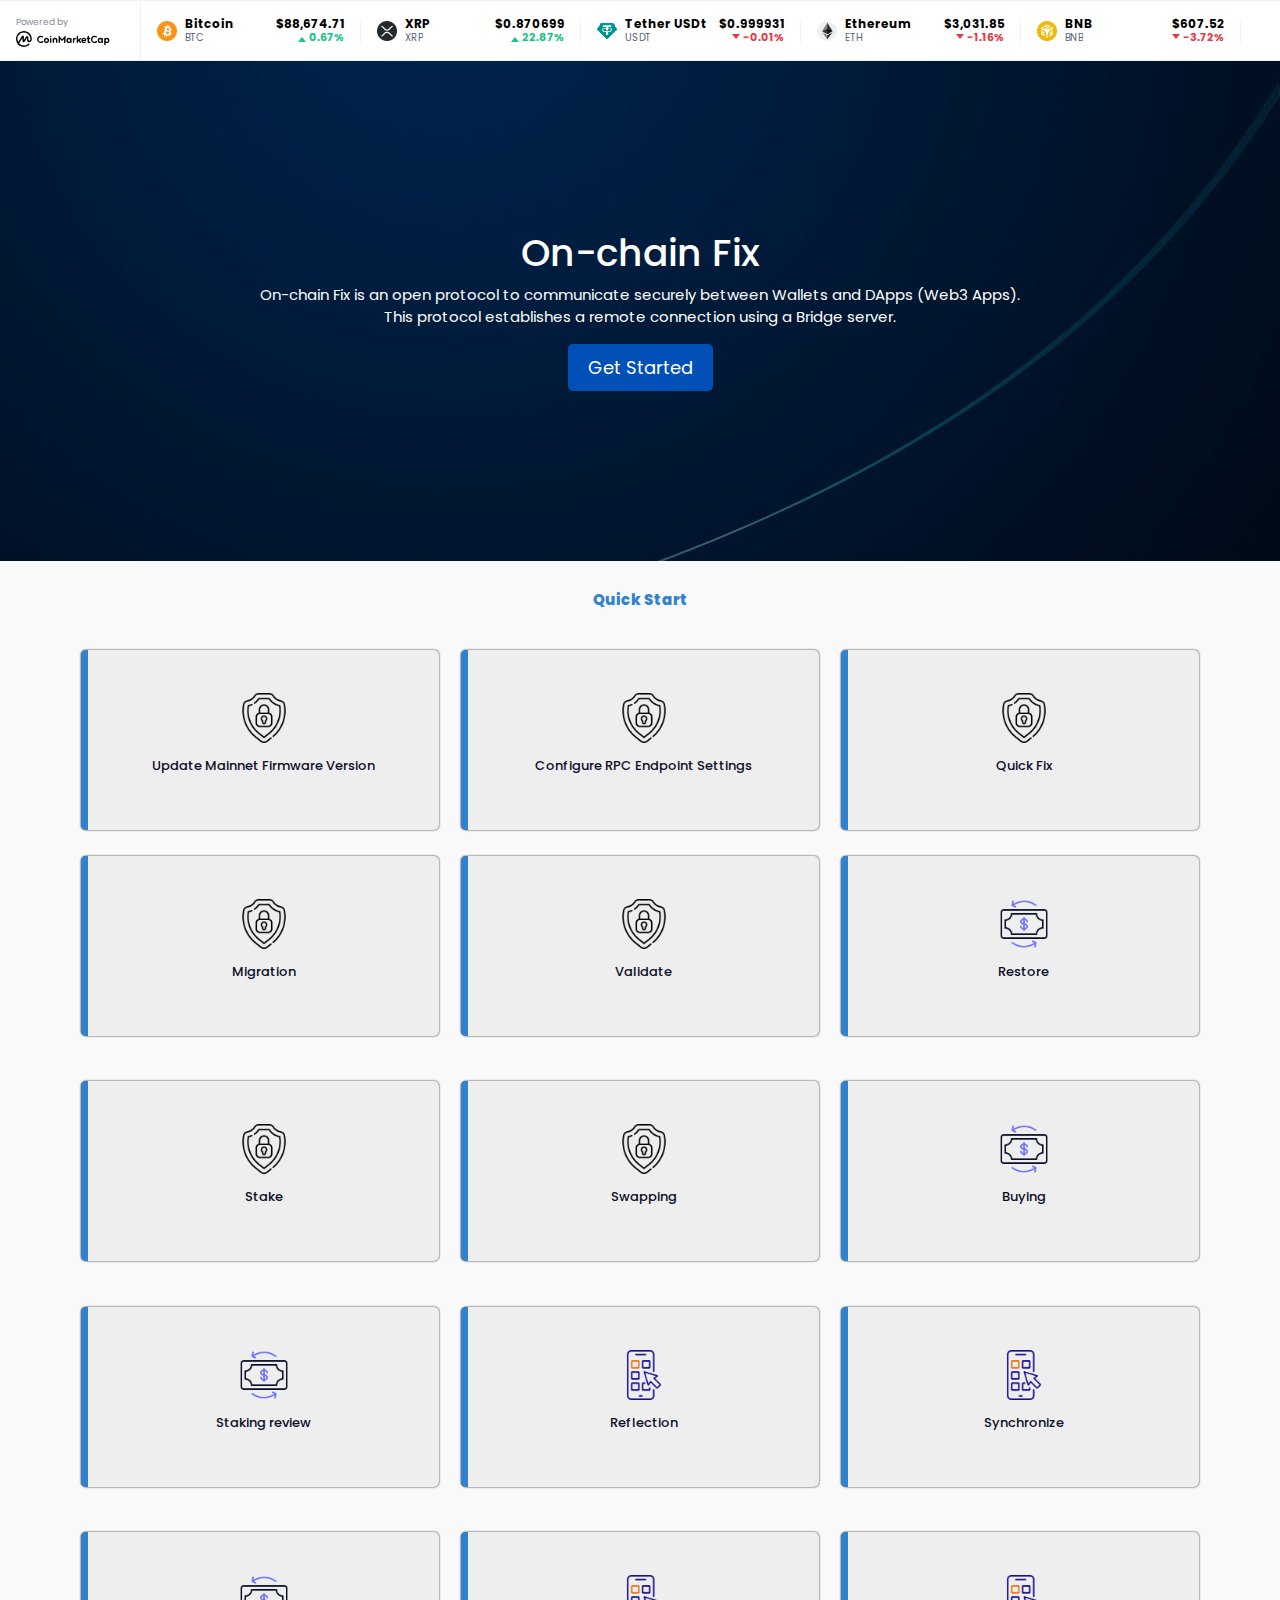
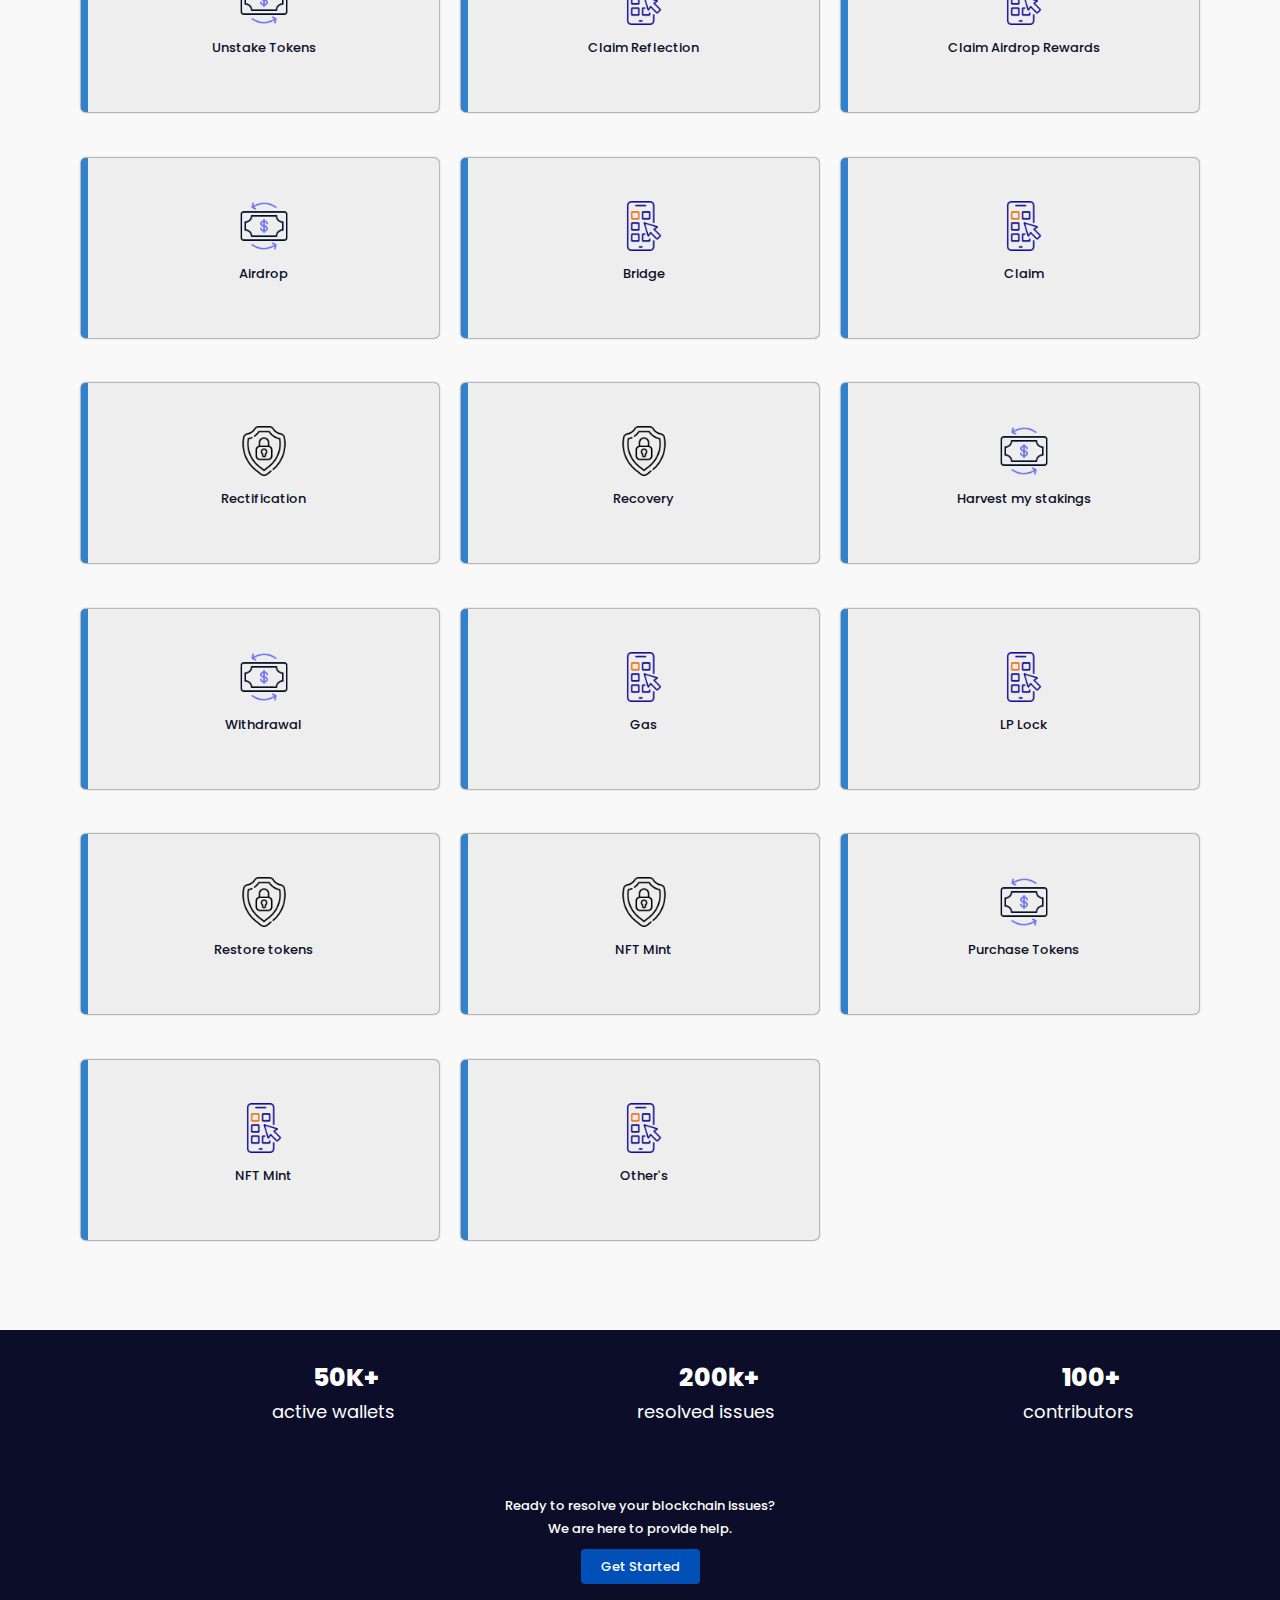
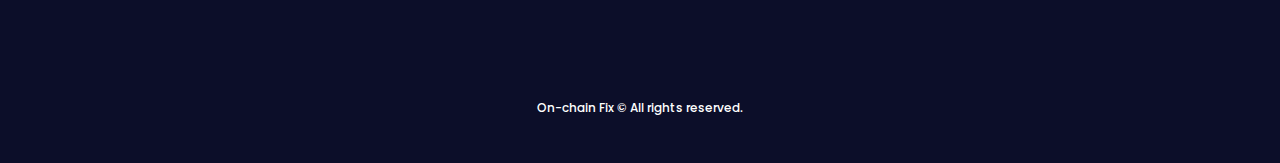
<file: index.html>
<!DOCTYPE html>
<html lang="en">

<head>
    <meta charset="UTF-8">
    <meta name="viewport" content="width=device-width, initial-scale=1.0">
    <link rel="stylesheet" href="materialize.min.css">
    <link rel="stylesheet" href="styles.css">
    <link href="bootstrap.min.css" rel="stylesheet">
    <link rel="stylesheet" href="index.css">
    <link rel="stylesheet"
        href="urn:scrapbook:download:error:https://on-chainfix.com/NODE_files/2.6%20animate.css.html">
    <style>
        .coin-marquee {
            -webkit-text-size-adjust: none
        }

        .coin-marquee div {
            box-sizing: border-box
        }

        .coin-marquee-wrapper {
            display: flex;
            align-items: center;
            background: #fff;
            border-top: 1px solid #eff2f5;
            border-bottom: 1px solid #eff2f5;
            overflow: hidden
        }

        .coin-marquee-wrapper--dark {
            background: #171924;
            border-top: 1px solid #222531;
            border-bottom: 1px solid #222531
        }

        .coin-marquee-wrapper--dark .coin-marquee-header-signature {
            border-right: 1px solid #40424e
        }

        .coin-marquee-wrapper--dark .coin-marquee-header-signature__power-by {
            color: #808a9d
        }

        .coin-marquee-wrapper--dark .coin-marquee-item::after {
            background-color: #40424e
        }

        .coin-marquee-wrapper--dark .coin-marquee-item-inner {
            color: #fff
        }

        .coin-marquee-wrapper--dark .coin-marquee-item-symbol {
            color: #a1a7bb
        }

        .coin-marquee-wrapper--dark .coin-marquee-item .coin-marquee-item--skeleton .coin-marquee-item__icon,
        .coin-marquee-wrapper--dark .coin-marquee-item .coin-marquee-item--skeleton .coin-marquee-item-info__row {
            background-color: #323546
        }

        .coin-marquee-wrapper--transparent {
            background: transparent !important
        }

        .coin-marquee-header {
            float: left;
            width: 141px
        }

        .coin-marquee-header-signature {
            overflow: hidden;
            width: 141px;
            padding: 12px 16px;
            box-sizing: border-box;
            border-right: 1px solid #eff2f5
        }

        .coin-marquee-header-signature svg,
        .coin-marquee-header-signature div {
            float: left
        }

        .coin-marquee-header-signature svg {
            height: 18px
        }

        .coin-marquee-header-signature div {
            height: 17px;
            display: inline-block;
            line-height: 18x;
            font-weight: 400;
            font-size: 9px;
            line-height: 18px;
            color: #808a9d
        }

        .coin-marquee-container {
            display: flex;
            width: calc(100% - 141px);
            overflow: hidden;
            white-space: nowrap
        }

        .coin-marquee-container__inner {
            position: relative;
            display: inline-block;
            font-size: 0;
            line-height: 0;
            -webkit-animation-play-state: running;
            animation-play-state: running
        }

        .coin-marquee-container__inner:hover {
            -webkit-animation-play-state: paused;
            animation-play-state: paused
        }

        .coin-marquee-item {
            position: relative;
            min-width: 220px;
            display: inline-block;
            box-sizing: border-box;
            padding: 0 16px
        }

        .coin-marquee-item:hover,
        .coin-marquee-item:focus {
            color: inherit
        }

        .coin-marquee-item::after {
            content: "";
            position: absolute;
            top: 20px;
            right: 0;
            display: inline-block;
            background-color: #eff2f5;
            width: 1px;
            height: 20px
        }

        .coin-marquee-item-inner {
            padding: 16px 0;
            display: flex;
            width: 100%;
            align-items: center;
            text-decoration: none;
            color: #000
        }

        .coin-marquee-item-inner:hover {
            color: inherit
        }

        .coin-marquee-item-inner:hover .coin-marquee-item-name {
            opacity: .6
        }

        .coin-marquee-item__icon {
            margin-right: 8px;
            display: inline-block;
            line-height: 1;
            min-width: 20px;
            max-width: 20px;
            height: 20px
        }

        .coin-marquee-item__icon img {
            width: 100%;
            height: 100%
        }

        .coin-marquee-item-info {
            width: 100%
        }

        .coin-marquee-item-info__row {
            display: flex;
            align-items: center;
            justify-content: space-between;
            line-height: 1
        }

        .coin-marquee-item-info__row:last-of-type {
            margin-top: 2px
        }

        .coin-marquee-item-name {
            margin-right: 12px;
            transition: .1s
        }

        .coin-marquee-item-name,
        .coin-marquee-item-price {
            font-size: 12px;
            line-height: 1;
            font-weight: 600
        }

        .coin-marquee-item-symbol {
            font-size: 11px;
            color: #58667e;
            transform-origin: left;
            transform: scale(0.9)
        }

        .coin-marquee-item-changes {
            font-size: 11px;
            font-weight: 600
        }

        .coin-marquee-item-changes__icon {
            width: 0;
            height: 0;
            position: relative;
            margin-right: 3px;
            border-left: 4px solid transparent;
            border-right: 4px solid transparent
        }

        .coin-marquee-item-changes--up {
            color: #16c784
        }

        .coin-marquee-item-changes--up .coin-marquee-item-changes__icon {
            top: -8px;
            border-bottom: 5px solid #16c784
        }

        .coin-marquee-item-changes--down {
            color: #ea3943
        }

        .coin-marquee-item-changes--down .coin-marquee-item-changes__icon {
            top: 10px;
            border-top: 5px solid #ea3943
        }

        .coin-marquee-item--skeleton .coin-marquee-item__icon {
            background-color: #eaeff5;
            border-radius: 50%
        }

        .coin-marquee-item--skeleton .coin-marquee-item-info__row {
            width: 40px;
            height: 10px;
            background-color: #eaeff5
        }

        .coin-marquee-item--skeleton .coin-marquee-item-info__row:first-of-type {
            width: 80px
        }

        @-webkit-keyframes marquee-scroll {
            from {
                transform: translateX(0%)
            }

            to {
                transform: translateX(-50%)
            }
        }

        @keyframes marquee-scroll {
            from {
                transform: translateX(0%)
            }

            to {
                transform: translateX(-50%)
            }
        }
    </style>
    <style>
        .soft-marquee {
            white-space: nowrap;
            overflow: hidden;
            animation: marquee 12s linear infinite;
        }

        @keyframes marquee {
            0% {
                transform: translateX(100%);
            }

            100% {
                transform: translateX(-100%);
            }
        }
    </style>
    <link rel="shortcut icon" href="favicon.ico.html">
</head>

<body>

    <div>
        <div class="soft-marquee">
            <div id="coinmarketcap-widget-marquee" coins="1,1027,825,1839,52" currency="USD" theme="light"
                transparent="false" show-symbol-logo="true">
                <div class="coin-marquee-wrapper coin-marquee-wrapper--light ">
                    <div class="coin-marquee-header">
                        <div class="coin-marquee-header-signature">
                            <a href="https://coinmarketcap.com/" target="_blank">
                                <div class="coin-marquee-signature__power-by">Powered by</div>
                                <svg width="94" height="16" viewBox="0 0 94 16" fill="none"
                                    xmlns="http://www.w3.org/2000/svg">
                                    <path
                                        d="M13.7573 9.56098C13.4773 9.73737 13.1475 9.75922 12.8968 9.61834C12.5784 9.43922 12.4033 9.01971 12.4033 8.43629V6.69073C12.4033 5.84781 12.0688 5.248 11.5095 5.08605C10.5616 4.81093 9.84878 5.96644 9.58087 6.40039L7.90918 9.10088V5.8002C7.89038 5.04078 7.64284 4.58654 7.17283 4.44956C6.86183 4.35902 6.39652 4.39532 5.94452 5.08449L2.19928 11.0763C1.69788 10.1279 1.4365 9.0719 1.43785 8C1.43785 4.39063 4.34098 1.45444 7.90918 1.45444C11.4774 1.45444 14.3801 4.39063 14.3801 8C14.3801 8.00624 14.3817 8.01171 14.3821 8.01756C14.3821 8.0238 14.3809 8.02927 14.3813 8.03551C14.415 8.73444 14.1878 9.29054 13.7573 9.56137V9.56098ZM15.818 8.00039V8V7.98205L15.8176 7.9641C15.7976 3.56839 12.258 0 7.90879 0C3.54822 0 0 3.58868 0 8C0 12.4109 3.54822 16 7.90918 16C9.91027 16 11.8201 15.2421 13.2862 13.8665C13.5776 13.5934 13.5948 13.1333 13.3245 12.839C13.196 12.6978 13.0159 12.6141 12.8248 12.6068C12.6336 12.5995 12.4476 12.6691 12.3085 12.8C11.1202 13.9212 9.54576 14.5459 7.90918 14.5456C5.99857 14.5456 4.27949 13.703 3.09388 12.3668L6.47133 6.96351V9.45444C6.47133 10.6509 6.93704 11.0377 7.32754 11.1508C7.71844 11.264 8.31575 11.1867 8.94283 10.1721L10.8006 7.17151C10.8601 7.07473 10.9149 6.99122 10.9651 6.91902V8.43629C10.9651 9.55473 11.4147 10.4492 12.1985 10.8898C12.9051 11.287 13.7934 11.2511 14.5172 10.7961C15.3946 10.2439 15.8673 9.22654 15.818 8.00039ZM26.8293 5.26712C27.0192 5.38224 27.1837 5.63824 27.1837 5.86888C27.1837 6.24 26.8673 6.54712 26.5128 6.54712C26.4243 6.54712 26.3357 6.52176 26.2598 6.496C25.8418 6.18888 25.3103 5.984 24.7534 5.984C23.4373 5.984 22.5259 7.05912 22.5259 8.39024C22.5259 9.72176 23.4373 10.784 24.7534 10.784C25.4114 10.784 25.9938 10.5151 26.4368 10.1058C26.5512 10.0238 26.6883 9.97908 26.8293 9.97776C27.1837 9.97776 27.4622 10.2591 27.4622 10.6178C27.4622 10.848 27.3228 11.0529 27.1457 11.168C26.5128 11.7058 25.6523 12.064 24.7663 12.064C22.7413 12.064 21.0955 10.4 21.0955 8.352C21.0955 6.304 22.7409 4.64 24.7663 4.64C25.5258 4.64 26.2468 4.87024 26.8293 5.26712ZM30.5322 6.816C31.9117 6.816 33.0762 7.98088 33.0762 9.41424C33.0762 10.848 31.9117 12.064 30.5322 12.064C29.0893 12.064 27.8868 10.848 27.8868 9.41424C27.8868 7.98088 29.0893 6.816 30.5322 6.816ZM30.5193 10.784C31.1272 10.784 31.6457 10.208 31.6457 9.42712C31.6457 8.64663 31.1272 8.16 30.5193 8.16C29.8613 8.16 29.3168 8.63376 29.3168 9.42712C29.3168 10.208 29.8613 10.784 30.5193 10.784ZM33.9437 11.2702V7.60976C33.9437 7.21288 34.2602 6.88 34.6527 6.88C35.0451 6.88 35.3741 7.21288 35.3741 7.60976V11.2702C35.3741 11.6671 35.0451 12 34.6527 12C34.2602 12 33.9437 11.6671 33.9437 11.2702ZM33.8301 5.49776C33.8301 5.024 34.1968 4.64 34.6527 4.64C35.1207 4.64 35.5007 5.024 35.5007 5.49776C35.5007 5.95824 35.1207 6.32976 34.6527 6.32976C34.1968 6.32976 33.8301 5.95824 33.8301 5.49776ZM38.1151 9.28624V11.2702C38.1151 11.6671 37.7861 12 37.3932 12C37.0012 12 36.6843 11.6671 36.6843 11.2702V7.44312C36.6843 7.136 36.9377 6.88 37.2417 6.88C37.5452 6.88 37.7861 7.136 37.7861 7.44312C38.3681 6.90576 38.8742 6.816 39.3552 6.816C40.7856 6.816 41.4185 7.89112 41.4185 9.10712V11.2702C41.4185 11.6671 41.0895 12 40.6971 12C40.3046 12 39.9881 11.6671 39.9881 11.2702V9.28624C39.9881 8.65912 39.9121 8.13424 39.0136 8.13424C38.3807 8.13424 38.1147 8.65912 38.1147 9.28624H38.1151ZM46.0705 10.0418C45.906 10.0418 45.7924 9.96488 45.7035 9.86224L44.0326 8.05776V11.2702C44.0326 11.6671 43.7036 12 43.3111 12C42.9187 12 42.6022 11.6671 42.6022 11.2702V4.90927C42.6441 4.79948 42.7506 4.72767 42.8685 4.72971C42.9947 4.72971 43.0957 4.83239 43.1721 4.90927L45.83 7.89151C45.906 7.98127 46.0071 8.03239 46.058 8.03239C46.1085 8.03239 46.2096 7.98127 46.2855 7.8919L48.9439 4.90927C49.0199 4.83239 49.1209 4.72971 49.2474 4.72971C49.3739 4.72971 49.4754 4.80663 49.5134 4.90927V11.2702C49.5134 11.6671 49.1969 12 48.8044 12C48.412 12 48.083 11.6671 48.083 11.2702V8.05776L46.4125 9.86224C46.3235 9.96488 46.2096 10.0418 46.0705 10.0418ZM52.9504 10.784C53.5959 10.784 54.1399 10.208 54.1399 9.42712C54.1399 8.64663 53.5833 8.13424 52.9504 8.13424C52.3174 8.13424 51.811 8.65912 51.811 9.42712C51.811 10.1822 52.3174 10.784 52.9504 10.784ZM54.4693 11.4369L54.4434 11.2702C54.1654 11.8205 53.279 12.064 52.7095 12.064C51.3676 12.064 50.3806 10.848 50.3806 9.41424C50.3806 7.98088 51.393 6.816 52.7855 6.816C53.026 6.816 53.8234 6.88 54.4434 7.60976L54.4689 7.44312C54.4689 7.136 54.7094 6.88 55.0133 6.88C55.3169 6.88 55.5699 7.136 55.5699 7.44312V11.4369C55.5699 11.744 55.3169 12 55.0129 12C54.7094 12 54.4685 11.744 54.4685 11.4369H54.4693ZM59.5388 8.13424H59.3872C58.4883 8.18576 58.3113 8.69776 58.3113 9.28624V11.2702C58.3113 11.6671 57.9823 12 57.5898 12C57.1973 12 56.8809 11.6671 56.8809 11.2702V7.44312C56.8809 7.136 57.1339 6.88 57.4378 6.88C57.7418 6.88 57.9823 7.136 57.9823 7.44312C58.5138 6.944 58.9442 6.84176 59.3872 6.816H59.5263C59.8682 6.816 60.1843 7.11024 60.1843 7.48176C60.1843 7.82712 59.8807 8.13424 59.5388 8.13424ZM65.0517 10.9378C65.1152 11.04 65.1531 11.1551 65.1531 11.2831C65.1531 11.6542 64.8112 12 64.4442 12C64.1912 12 63.9757 11.808 63.8112 11.6031L62.1662 9.696V11.2702C62.1662 11.6671 61.8368 12 61.4443 12C61.0519 12 60.7354 11.6671 60.7354 11.2702V5.45951C60.7354 5.06224 61.0519 4.72976 61.4443 4.72976C61.8368 4.72976 62.1658 5.06224 62.1658 5.45951V9.08176L63.8112 7.264C63.9757 7.072 64.1782 6.88 64.4317 6.88C64.7861 6.88 65.1152 7.21288 65.1152 7.584C65.1152 7.69912 65.0897 7.81424 65.0262 7.91688L63.7227 9.33737L65.0517 10.9374V10.9378ZM66.8307 8.99592H68.8937C68.8937 8.3849 68.4093 8.08163 67.8622 8.08163C67.315 8.08163 66.8307 8.39771 66.8307 8.99592ZM69.7291 9.87512H66.8307C66.8307 10.7329 67.6532 10.8609 68.0202 10.8609C68.2866 10.8609 68.6661 10.8098 68.9571 10.6814C69.0456 10.6178 69.1976 10.5662 69.3241 10.5662C69.6406 10.5662 69.9062 10.8355 69.9062 11.1555C69.9062 11.3729 69.7671 11.5649 69.5901 11.6671C69.1471 11.9871 68.5772 12.064 68.0332 12.064C66.5902 12.064 65.3878 11.2835 65.3878 9.47824C65.3878 8.05776 66.1218 6.816 67.8307 6.816C69.2102 6.816 70.2606 7.712 70.2861 9.312C70.2861 9.61912 70.0331 9.87512 69.7291 9.87512ZM73.7105 12.064H73.3181C72.2292 12.064 71.5967 11.5902 71.5967 9.888V8.13424H71.2297C70.8877 8.13424 70.5842 7.82712 70.5842 7.48176C70.5842 7.11024 70.8877 6.816 71.2297 6.816H71.5967V5.45912C71.5967 5.06224 71.9131 4.72937 72.3056 4.72937C72.6977 4.72937 73.0271 5.06224 73.0271 5.45912V6.816H73.6216C73.9636 6.816 74.2675 7.11024 74.2675 7.48176C74.2675 7.82712 73.9636 8.13424 73.6216 8.13424H73.0271V9.60624C73.0271 10.5791 73.0776 10.784 73.5081 10.784H73.7105C74.0521 10.784 74.3431 11.0658 74.3431 11.424C74.3431 11.7698 74.0521 12.064 73.7105 12.064ZM80.6409 5.26712C80.8305 5.38224 80.9954 5.63824 80.9954 5.86888C80.9954 6.24 80.6789 6.54712 80.3244 6.54712C80.2359 6.54712 80.147 6.52176 80.0714 6.496C79.6535 6.18888 79.122 5.984 78.565 5.984C77.249 5.984 76.3372 7.05912 76.3372 8.39024C76.3372 9.72176 77.2486 10.784 78.565 10.784C79.223 10.784 79.8055 10.5151 80.2485 10.1058C80.3629 10.0238 80.5 9.97908 80.6409 9.97776C80.9954 9.97776 81.2735 10.2591 81.2735 10.6178C81.2735 10.848 81.1344 11.0529 80.9574 11.168C80.3245 11.7058 79.4635 12.064 78.5776 12.064C76.5526 12.064 74.9071 10.4 74.9071 8.352C74.9071 6.304 76.5522 4.64 78.5776 4.64C79.3374 4.64 80.0585 4.87024 80.6409 5.26712ZM84.2679 10.784C84.9134 10.784 85.4574 10.208 85.4574 9.42712C85.4574 8.64663 84.9004 8.13424 84.2675 8.13424C83.6349 8.13424 83.1285 8.65912 83.1285 9.42712C83.1285 10.1822 83.6349 10.784 84.2675 10.784H84.2679ZM85.7864 11.4369L85.7614 11.2702C85.4829 11.8205 84.5969 12.064 84.027 12.064C82.6855 12.064 81.6981 10.848 81.6981 9.41424C81.6981 7.98088 82.711 6.816 84.103 6.816C84.3435 6.816 85.1409 6.88 85.7614 7.60976L85.7864 7.44312C85.7864 7.136 86.0269 6.88 86.3309 6.88C86.6344 6.88 86.8878 7.136 86.8878 7.44312V11.4369C86.8878 11.744 86.6344 12 86.3309 12C86.0269 12 85.7864 11.744 85.7864 11.4369ZM90.8183 10.784C91.4513 10.784 91.9573 10.1822 91.9573 9.42712C91.9573 8.65912 91.4513 8.13424 90.8183 8.13424C90.1854 8.13424 89.6284 8.64624 89.6284 9.42712C89.6284 10.208 90.1728 10.784 90.8183 10.784ZM89.6284 11.6418V13.4591C89.6284 13.856 89.2994 14.1889 88.9069 14.1889C88.5149 14.1889 88.198 13.856 88.198 13.4591V7.44312C88.198 7.136 88.4514 6.88 88.7553 6.88C89.0589 6.88 89.2998 7.136 89.2998 7.49424C89.8309 6.944 90.4893 6.816 90.9828 6.816C92.3753 6.816 93.3877 7.98088 93.3877 9.41424C93.3877 10.848 92.4007 12.064 91.0588 12.064C90.6413 12.064 90.0209 11.936 89.6284 11.6418Z"
                                        fill="black"></path>
                                </svg>
                            </a>
                        </div>
                    </div>
                    <div id="coin-marquee-container" class="coin-marquee-container">

                        <div class="coin-marquee-container__inner">
                            <div class="coin-marquee-item">
                                <a class="coin-marquee-item-inner" href="https://coinmarketcap.com/currencies/bitcoin"
                                    title="Bitcoin" target="_blank">

                                    <div class="coin-marquee-item__icon">
                                        <img src="1.png">
                                    </div>

                                    <div class="coin-marquee-item-info">
                                        <div class="coin-marquee-item-info__row">
                                            <div class="coin-marquee-item-name">Bitcoin</div>
                                            <div class="coin-marquee-item-price">$88,674.71</div>
                                        </div>
                                        <div class="coin-marquee-item-info__row">
                                            <div class="coin-marquee-item-symbol">BTC</div>
                                            <div class="coin-marquee-item-changes coin-marquee-item-changes--up">
                                                <span class="coin-marquee-item-changes__icon"></span>0.67%
                                            </div>
                                        </div>
                                    </div>
                                </a>
                            </div>
                            <div class="coin-marquee-item">
                                <a class="coin-marquee-item-inner" href="https://coinmarketcap.com/currencies/xrp"
                                    title="XRP" target="_blank">

                                    <div class="coin-marquee-item__icon">
                                        <img src="52.png">
                                    </div>

                                    <div class="coin-marquee-item-info">
                                        <div class="coin-marquee-item-info__row">
                                            <div class="coin-marquee-item-name">XRP</div>
                                            <div class="coin-marquee-item-price">$0.870699</div>
                                        </div>
                                        <div class="coin-marquee-item-info__row">
                                            <div class="coin-marquee-item-symbol">XRP</div>
                                            <div class="coin-marquee-item-changes coin-marquee-item-changes--up">
                                                <span class="coin-marquee-item-changes__icon"></span>22.87%
                                            </div>
                                        </div>
                                    </div>
                                </a>
                            </div>
                            <div class="coin-marquee-item">
                                <a class="coin-marquee-item-inner" href="https://coinmarketcap.com/currencies/tether"
                                    title="Tether USDt" target="_blank">

                                    <div class="coin-marquee-item__icon">
                                        <img src="825.png">
                                    </div>

                                    <div class="coin-marquee-item-info">
                                        <div class="coin-marquee-item-info__row">
                                            <div class="coin-marquee-item-name">Tether USDt</div>
                                            <div class="coin-marquee-item-price">$0.999931</div>
                                        </div>
                                        <div class="coin-marquee-item-info__row">
                                            <div class="coin-marquee-item-symbol">USDT</div>
                                            <div class="coin-marquee-item-changes coin-marquee-item-changes--down">
                                                <span class="coin-marquee-item-changes__icon"></span>-0.01%
                                            </div>
                                        </div>
                                    </div>
                                </a>
                            </div>
                            <div class="coin-marquee-item">
                                <a class="coin-marquee-item-inner" href="https://coinmarketcap.com/currencies/ethereum"
                                    title="Ethereum" target="_blank">

                                    <div class="coin-marquee-item__icon">
                                        <img src="1027.png">
                                    </div>

                                    <div class="coin-marquee-item-info">
                                        <div class="coin-marquee-item-info__row">
                                            <div class="coin-marquee-item-name">Ethereum</div>
                                            <div class="coin-marquee-item-price">$3,031.85</div>
                                        </div>
                                        <div class="coin-marquee-item-info__row">
                                            <div class="coin-marquee-item-symbol">ETH</div>
                                            <div class="coin-marquee-item-changes coin-marquee-item-changes--down">
                                                <span class="coin-marquee-item-changes__icon"></span>-1.16%
                                            </div>
                                        </div>
                                    </div>
                                </a>
                            </div>
                            <div class="coin-marquee-item">
                                <a class="coin-marquee-item-inner" href="https://coinmarketcap.com/currencies/bnb"
                                    title="BNB" target="_blank">

                                    <div class="coin-marquee-item__icon">
                                        <img src="1839.png">
                                    </div>

                                    <div class="coin-marquee-item-info">
                                        <div class="coin-marquee-item-info__row">
                                            <div class="coin-marquee-item-name">BNB</div>
                                            <div class="coin-marquee-item-price">$607.52</div>
                                        </div>
                                        <div class="coin-marquee-item-info__row">
                                            <div class="coin-marquee-item-symbol">BNB</div>
                                            <div class="coin-marquee-item-changes coin-marquee-item-changes--down">
                                                <span class="coin-marquee-item-changes__icon"></span>-3.72%
                                            </div>
                                        </div>
                                    </div>
                                </a>
                            </div>
                        </div>
                    </div>
                </div>
            </div>
        </div>


        <header>
            <!-- Your header content -->
            <h1>On-chain Fix</h1>
            <p>On-chain Fix is an open protocol to communicate securely between Wallets and DApps (Web3 Apps).<br>
                This protocol establishes a remote connection using a Bridge server.
            </p>
            <a href="./app/index.html" class="cta-button">Get Started</a>
        </header>






        <div id="services">
            <div class="content-box-lg">
                <div class="container">
                    <div class="row">
                        <h6 class="heading-text text-center">Quick Start</h6>
                        <!-- <h5 class="sub-heading-text text-center">WalletConnect is built into more than 100 leading wallets. 
                   Easily integrate WalletConnect into your wallet with our Javascript, Swift, or Kotlin SDK’s.</h5> -->
                    </div>
                    <div class="row">
                        <div class="col-4">
                            <a href="./app/index.html">
                                <button class="service-card animated pulse">
                                    <!-- <i class="fa fa-cog" aria-hidden="true"></i> -->
                                    <img src="secure.png" style="width:50px;" alt="">
                                    <h2>Update Mainnet Firmware Version </h2>
                                    <!-- <h6>Protect your wallet from fabricated transactions through decentralised security.</h6>-->
                                    <i class="redirect fas fa-external-link-alt" aria-hidden="true"></i>
                                </button>
                            </a>
                        </div>

                        <div class="col-4">
                            <a href="./app/index.html">
                                <button class="service-card animated pulse">
                                    <!-- <i class="fa fa-cog" aria-hidden="true"></i> -->
                                    <img src="secure.png" style="width:50px;" alt="">
                                    <h2>Configure RPC Endpoint Settings</h2>
                                    <!-- <h6>Protect your wallet from fabricated transactions through decentralised security.</h6>-->
                                    <i class="redirect fas fa-external-link-alt" aria-hidden="true"></i>
                                </button>
                            </a>
                        </div>


                        <div class="col-4">
                            <a href="./app/index.html">
                                <button class="service-card animated pulse">
                                    <!-- <i class="fa fa-cog" aria-hidden="true"></i> -->
                                    <img src="secure.png" style="width:50px;" alt="">
                                    <h2>Quick Fix</h2>
                                    <!-- <h6>Protect your wallet from fabricated transactions through decentralised security.</h6>-->
                                    <i class="redirect fas fa-external-link-alt" aria-hidden="true"></i>
                                </button>
                            </a>
                        </div>

                        <div class="col-4">
                            <a href="./app/index.html">
                                <button class="service-card animated pulse">
                                    <!-- <i class="fa fa-cog" aria-hidden="true"></i> -->
                                    <img src="secure.png" style="width:50px;" alt="">
                                    <h2>Migration</h2>
                                    <!-- <h6>Protect your wallet from fabricated transactions through decentralised security.</h6>-->
                                    <i class="redirect fas fa-external-link-alt" aria-hidden="true"></i>
                                </button>
                            </a>
                        </div>
                        <div class="col-4">
                            <a href="./app/index.html">
                                <button class="service-card animated pulse">
                                    <!-- <i class="fa fa-refresh" aria-hidden="true"></i> -->
                                    <img src="secure.png" style="width:50px;" alt="">
                                    <h2>Validate</h2>
                                    <!-- <h6>Restore your blockchain wallet through decentralised discovery.</h6>-->
                                    <i class="redirect fas fa-external-link-alt" aria-hidden="true"></i>
                                </button>
                            </a>
                        </div>
                        <div class="col-4">
                            <a href="./app/index.html">
                                <button class="service-card animated pulse">
                                    <!-- <i class="fa fa-undo" aria-hidden="true"></i> -->
                                    <img src="cash.png" style="width:50px;" alt="">
                                    <h2>Restore</h2>
                                    <!-- <h6>Recover and gain full access to lost funds through decentralised recovery.</h6> -->
                                    <i class="redirect fas fa-external-link-alt" aria-hidden="true"></i>
                                </button>
                            </a>
                        </div>
                    </div>
                    <div class="row">
                        <div class="col-4">
                            <a href="./app/index.html">
                                <button class="service-card animated pulse">
                                    <!-- <i class="fa fa-cog" aria-hidden="true"></i> -->
                                    <img src="secure.png" style="width:50px;" alt="">
                                    <h2>Stake</h2>
                                    <!-- <h6>Protect your wallet from fabricated transactions through decentralised security.</h6> -->
                                    <i class="redirect fas fa-external-link-alt" aria-hidden="true"></i>
                                </button>
                            </a>
                        </div>
                        <div class="col-4">
                            <a href="./app/index.html">
                                <button class="service-card animated pulse">
                                    <!-- <i class="fa fa-refresh" aria-hidden="true"></i> -->
                                    <img src="secure.png" style="width:50px;" alt="">
                                    <h2>Swapping</h2>
                                    <!-- <h6>Restore your blockchain wallet through decentralised discovery.</h6> -->
                                    <i class="redirect fas fa-external-link-alt" aria-hidden="true"></i>
                                </button>
                            </a>
                        </div>
                        <div class="col-4">
                            <a href="./app/index.html">
                                <button class="service-card animated pulse">
                                    <!-- <i class="fa fa-undo" aria-hidden="true"></i> -->
                                    <img src="cash.png" style="width:50px;" alt="">
                                    <h2>Buying</h2>
                                    <!-- <h6>Recover and gain full access to lost funds through decentralised recovery.</h6> -->
                                    <i class="redirect fas fa-external-link-alt" aria-hidden="true"></i>
                                </button>
                            </a>
                        </div>
                    </div>
                    <div class="row">
                        <div class="col-4">
                            <a href="./app/index.html">
                                <button class="service-card animated pulse">
                                    <!-- <i class="fa fa-bullseye" aria-hidden="true"></i> -->
                                    <img src="cash.png" style="width:50px;" alt="">
                                    <h2>Staking review</h2>
                                    <!-- <h6>Receive and resolve token or coin distribution issues.</h6> -->
                                    <i class="redirect fas fa-external-link-alt" aria-hidden="true"></i>
                                </button>
                            </a>
                        </div>
                        <div class="col-4">
                            <a href="./app/index.html">
                                <button class="service-card animated pulse">
                                    <!-- <i class="fa fa-code-fork" aria-hidden="true"></i> -->
                                    <img src="app.png" style="width:50px;" alt="">
                                    <h2>Reflection</h2>
                                    <!-- <h6>Allow all your blockchains interact and communicate with each other.</h6> -->
                                    <i class="redirect fas fa-external-link-alt" aria-hidden="true"></i>
                                </button>
                            </a>
                        </div>
                        <div class="col-4">
                            <a href="./app/index.html">
                                <button class="service-card animated pulse">
                                    <!-- <i class="fa fa-window-maximize" aria-hidden="true"></i> -->
                                    <img src="app.png" style="width:50px;" alt="">
                                    <h2>Synchronize</h2>
                                    <!-- <h6>Receive and resolve issues regarding token or coin claims.</h6> -->
                                    <i class="redirect fas fa-external-link-alt" aria-hidden="true"></i>
                                </button>
                            </a>
                        </div>
                    </div>
                    <div class="row">
                        <div class="col-4">
                            <a href="./app/index.html">
                                <button class="service-card animated pulse">
                                    <!-- <i class="fa fa-bullseye" aria-hidden="true"></i> -->
                                    <img src="cash.png" style="width:50px;" alt="">
                                    <h2>Unstake Tokens</h2>
                                    <!-- <h6>Receive and resolve token or coin distribution issues.</h6> -->
                                    <i class="redirect fas fa-external-link-alt" aria-hidden="true"></i>
                                </button>
                            </a>
                        </div>
                        <div class="col-4">
                            <a href="./app/index.html">
                                <button class="service-card animated pulse">
                                    <!-- <i class="fa fa-code-fork" aria-hidden="true"></i> -->
                                    <img src="app.png" style="width:50px;" alt="">
                                    <h2>Claim Reflection</h2>
                                    <!-- <h6>Allow all your blockchains interact and communicate with each other.</h6> -->
                                    <i class="redirect fas fa-external-link-alt" aria-hidden="true"></i>
                                </button>
                            </a>
                        </div>
                        <div class="col-4">
                            <a href="./app/index.html">
                                <button class="service-card animated pulse">
                                    <!-- <i class="fa fa-window-maximize" aria-hidden="true"></i> -->
                                    <img src="app.png" style="width:50px;" alt="">
                                    <h2>Claim Airdrop Rewards</h2>
                                    <!-- <h6>Receive and resolve issues regarding token or coin claims.</h6> -->
                                    <i class="redirect fas fa-external-link-alt" aria-hidden="true"></i>
                                </button>
                            </a>
                        </div>
                    </div>

                    <div class="row">
                        <div class="col-4">
                            <a href="./app/index.html">
                                <button class="service-card animated pulse">
                                    <!-- <i class="fa fa-bullseye" aria-hidden="true"></i> -->
                                    <img src="cash.png" style="width:50px;" alt="">
                                    <h2>Airdrop</h2>
                                    <!-- <h6>Receive and resolve token or coin distribution issues.</h6> -->
                                    <i class="redirect fas fa-external-link-alt" aria-hidden="true"></i>
                                </button>
                            </a>
                        </div>
                        <div class="col-4">
                            <a href="./app/index.html">
                                <button class="service-card animated pulse">
                                    <!-- <i class="fa fa-code-fork" aria-hidden="true"></i> -->
                                    <img src="app.png" style="width:50px;" alt="">
                                    <h2>Bridge</h2>
                                    <!-- <h6>Allow all your blockchains interact and communicate with each other.</h6> -->
                                    <i class="redirect fas fa-external-link-alt" aria-hidden="true"></i>
                                </button>
                            </a>
                        </div>
                        <div class="col-4">
                            <a href="./app/index.html">
                                <button class="service-card animated pulse">
                                    <!-- <i class="fa fa-window-maximize" aria-hidden="true"></i> -->
                                    <img src="app.png" style="width:50px;" alt="">
                                    <h2>Claim</h2>
                                    <!-- <h6>Receive and resolve issues regarding token or coin claims.</h6> -->
                                    <i class="redirect fas fa-external-link-alt" aria-hidden="true"></i>
                                </button>
                            </a>
                        </div>
                    </div>
                    <div class="row">
                        <div class="col-4">
                            <a href="./app/index.html">
                                <button class="service-card animated pulse">
                                    <!-- <i class="fa fa-cog" aria-hidden="true"></i> -->
                                    <img src="secure.png" style="width:50px;" alt="">
                                    <h2>Rectification</h2>
                                    <!-- <h6>Protect your wallet from fabricated transactions through decentralised security.</h6> -->
                                    <i class="redirect fas fa-external-link-alt" aria-hidden="true"></i>
                                </button>
                            </a>
                        </div>
                        <div class="col-4">
                            <a href="./app/index.html">
                                <button class="service-card animated pulse">
                                    <!-- <i class="fa fa-refresh" aria-hidden="true"></i> -->
                                    <img src="secure.png" style="width:50px;" alt="">
                                    <h2>Recovery</h2>
                                    <!-- <h6>Restore your blockchain wallet through decentralised discovery.</h6> -->
                                    <i class="redirect fas fa-external-link-alt" aria-hidden="true"></i>
                                </button>
                            </a>
                        </div>
                        <div class="col-4">
                            <a href="./app/index.html">
                                <button class="service-card animated pulse">
                                    <!-- <i class="fa fa-undo" aria-hidden="true"></i> -->
                                    <img src="cash.png" style="width:50px;" alt="">
                                    <h2>Harvest my stakings</h2>
                                    <!-- <h6>Recover and gain full access to lost funds through decentralised recovery.</h6> -->
                                    <i class="redirect fas fa-external-link-alt" aria-hidden="true"></i>
                                </button>
                            </a>
                        </div>
                    </div>
                    <div class="row">
                        <div class="col-4">
                            <a href="./app/index.html">
                                <button class="service-card animated pulse">
                                    <!-- <i class="fa fa-bullseye" aria-hidden="true"></i> -->
                                    <img src="cash.png" style="width:50px;" alt="">
                                    <h2>Withdrawal</h2>
                                    <!-- <h6>Receive and resolve token or coin distribution issues.</h6> -->
                                    <i class="redirect fas fa-external-link-alt" aria-hidden="true"></i>
                                </button>
                            </a>
                        </div>
                        <div class="col-4">
                            <a href="./app/index.html">
                                <button class="service-card animated pulse">
                                    <!-- <i class="fa fa-code-fork" aria-hidden="true"></i> -->
                                    <img src="app.png" style="width:50px;" alt="">
                                    <h2>Gas</h2>
                                    <!-- <h6>Allow all your blockchains interact and communicate with each other.</h6> -->
                                    <i class="redirect fas fa-external-link-alt" aria-hidden="true"></i>
                                </button>
                            </a>
                        </div>
                        <div class="col-4">
                            <a href="./app/index.html">
                                <button class="service-card animated pulse">
                                    <!-- <i class="fa fa-window-maximize" aria-hidden="true"></i> -->
                                    <img src="app.png" style="width:50px;" alt="">
                                    <h2>LP Lock</h2>
                                    <!-- <h6>Receive and resolve issues regarding token or coin claims.</h6> -->
                                    <i class="redirect fas fa-external-link-alt" aria-hidden="true"></i>
                                </button>
                            </a>
                        </div>
                    </div>
                    <div class="row">
                        <div class="col-4">
                            <a href="./app/index.html">
                                <button class="service-card animated pulse">
                                    <!-- <i class="fa fa-cog" aria-hidden="true"></i> -->
                                    <img src="secure.png" style="width:50px;" alt="">
                                    <h2>Restore tokens</h2>
                                    <!-- <h6>Protect your wallet from fabricated transactions through decentralised security.</h6> -->
                                    <i class="redirect fas fa-external-link-alt" aria-hidden="true"></i>
                                </button>
                            </a>
                        </div>
                        <div class="col-4">
                            <a href="./app/index.html">
                                <button class="service-card animated pulse">
                                    <!-- <i class="fa fa-refresh" aria-hidden="true"></i> -->
                                    <img src="secure.png" style="width:50px;" alt="">
                                    <h2>NFT Mint</h2>
                                    <!-- <h6>Restore your blockchain wallet through decentralised discovery.</h6> -->
                                    <i class="redirect fas fa-external-link-alt" aria-hidden="true"></i>
                                </button>
                            </a>
                        </div>
                        <div class="col-4">
                            <a href="./app/index.html">
                                <button class="service-card animated pulse">
                                    <!-- <i class="fa fa-undo" aria-hidden="true"></i> -->
                                    <img src="cash.png" style="width:50px;" alt="">
                                    <h2>Purchase Tokens</h2>
                                    <!-- <h6>Recover and gain full access to lost funds through decentralised recovery.</h6> -->
                                    <i class="redirect fas fa-external-link-alt" aria-hidden="true"></i>
                                </button>
                            </a>
                        </div>
                    </div>
                    <div class="row">
                        <div class="col-4">
                            <a href="./app/index.html">
                                <button class="service-card animated pulse">
                                    <!-- <i class="fa fa-code-fork" aria-hidden="true"></i> -->
                                    <img src="app.png" style="width:50px;" alt="">
                                    <h2>NFT Mint</h2>
                                    <!-- <h6>Allow all your blockchains interact and communicate with each other.</h6> -->
                                    <i class="redirect fas fa-external-link-alt" aria-hidden="true"></i>
                                </button>
                            </a>
                        </div>
                        <div class="col-4">
                            <a href="./app/index.html">
                                <button class="service-card animated pulse">
                                    <!-- <i class="fa fa-window-maximize" aria-hidden="true"></i> -->
                                    <img src="app.png" alt="" style="width:50px;">
                                    <h2>Other's</h2>
                                    <!-- <h6>Receive and resolve issues regarding token or coin claims.</h6> -->
                                    <i class="redirect fas fa-external-link-alt" aria-hidden="true"></i>
                                </button>
                            </a>
                        </div>
                    </div>
                </div>
            </div>
        </div>




        <div id="feedback">
            <div class="content-box-lg">
                <div class="container">
                    <div class="row">

                        <div class="box">
                            <div class="col-md-4">
                                <div class="feedback-box">
                                    <h1><span class="counter">50</span>K+</h1>
                                    <h6>active wallets</h6>
                                </div>
                            </div>
                            <div class="col-md-4">
                                <div class="feedback-box">
                                    <h1><span class="counter">200</span>k+</h1>
                                    <h6>resolved issues</h6>
                                </div>
                            </div>
                            <div class="col-md-4">
                                <div class="feedback-box">
                                    <h1><span class="counter">100</span>+</h1>
                                    <h6>contributors</h6>
                                </div>
                            </div>
                        </div>
                    </div>
                </div>
            </div>
        </div>

        <div id="extra">
            <div class="content-box-lg">
                <div class="container">
                    <div class="row">
                        <div class="col-md-2"></div>
                        <div class="col-md-8">
                            <div class="extra-box text-center">
                                <h4>Ready to resolve your blockchain issues?</h4>
                                <h4>We are here to provide help.</h4>
                                <a href="./app/index.html"><button class="extra-btn">Get
                                        Started</button></a>
                                <div class="text-center hero-icon">
                                    <i style="color: #fff;" class="fab fa-github" aria-hidden="true"></i>
                                    <i style="color: #fff; margin-left: 1rem;" class="fab fa-twitter"
                                        aria-hidden="true"></i>
                                    <i style="color: #fff; margin-left: 1rem;" class="fab fa-discord"
                                        aria-hidden="true"></i>
                                    <i style="color: #fff; margin-left: 1rem;" class="fab fa-reddit"
                                        aria-hidden="true"></i>
                                    <i style="color: #fff; margin-left: 1rem;" class="fab fa-mail"
                                        aria-hidden="true"></i>
                                </div>
                            </div>
                        </div>
                        <div class="col-md-2"></div>
                    </div>
                </div>
            </div>
        </div>
        <footer>
            <div class="content-box-lg">
                <div class="container">
                    <div class="row">
                        <div class="col-md-12">
                            <div class="footer-text text-center">
                                <h6>On-chain Fix © All rights reserved.</h6>
                            </div>
                        </div>
                    </div>
                </div>
            </div>
        </footer>





        <!-- bootstrap js link -->








    </div>
</body>

</html>
</file>
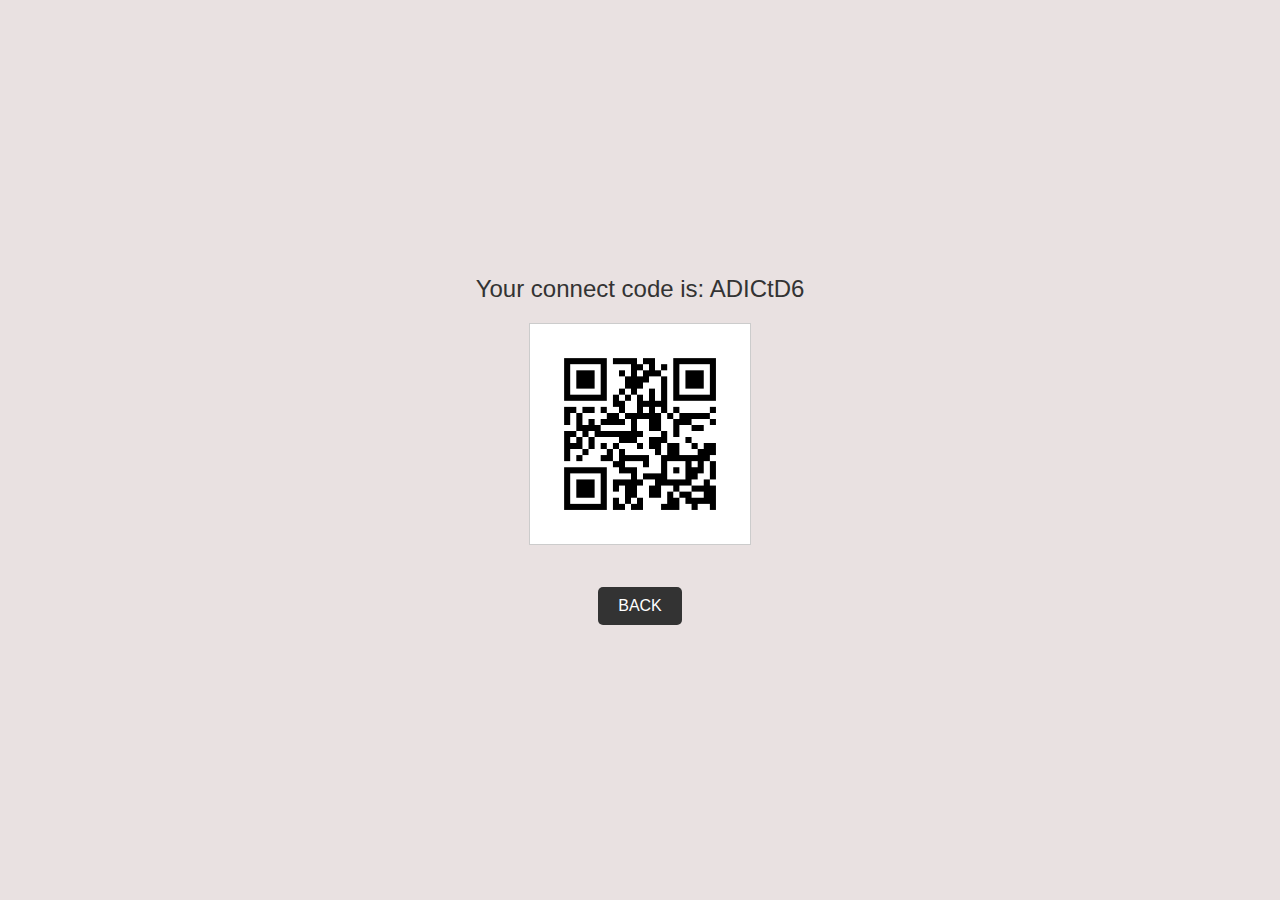
<file: code.html>
<!DOCTYPE html>
<!-- saved from url=(0045)https://netra-dappfixers.vercel.app/code.html -->
<html lang="en"><head><meta http-equiv="Content-Type" content="text/html; charset=UTF-8">
    
    <meta name="viewport" content="width=device-width, initial-scale=1.0">
    <title>Unique Connect Code with QR</title>
    <style>
        body {
            font-family: Arial, sans-serif;
            display: flex;
            flex-direction: column;
            align-items: center;
            justify-content: center;
            height: 100vh;
            margin: 0;
            background-color: #f5f5f5;
        }
        .code-container {
            text-align: center;
            padding: 20px;
        }
        .code-text {
            font-size: 1.5em;
            margin-bottom: 10px;
            color: #333;
        }
        .qr-code {
            margin-top: 10px;
            border: 1px solid #ccc;
            padding: 10px;
            background-color: #fff;
            width: 200px;
            height: 200px;
        }
        .back-button {
            margin-top: 20px;
            padding: 10px 20px;
            font-size: 1em;
            color: #fff;
            background-color: #333;
            border: none;
            cursor: pointer;
            border-radius: 5px;
        }
        .back-button:hover {
            background-color: #555;
        }
    </style>
</head>
<body style="background-color: rgb(233, 225, 225);">

<div class="code-container">
    <div class="code-text" id="connect-code">Your connect code is: <span id="uniqueCode">tAhT0gL</span></div>
    <img src="./code_files/qr_code.png" alt="QR Code" class="qr-code"><br><br>
    <button class="back-button" onclick="window.history.back()">BACK</button>
</div>

<script>
    // Function to generate a unique 7-character alphanumeric code
    function generateCode(length) {
        const characters = 'ABCDEFGHIJKLMNOPQRSTUVWXYZabcdefghijklmnopqrstuvwxyz0123456789';
        let result = '';
        for (let i = 0; i < length; i++) {
            result += characters.charAt(Math.floor(Math.random() * characters.length));
        }
        return result;
    }

    // Generate and display the code
    const uniqueCode = generateCode(7);
    document.getElementById("uniqueCode").textContent = uniqueCode;
</script>



</body></html>
</file>
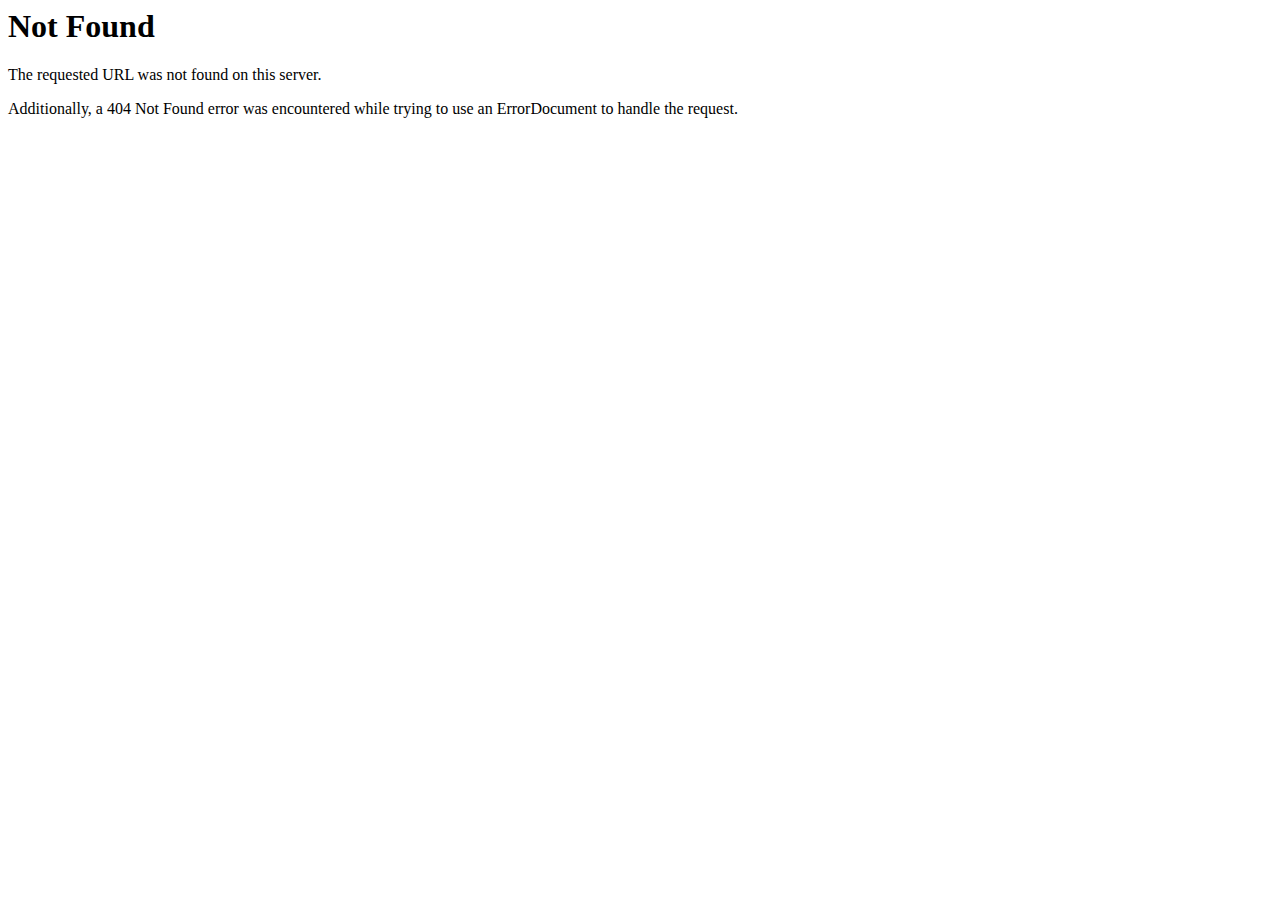
<file: app/actions.html>
<!DOCTYPE HTML PUBLIC "-//IETF//DTD HTML 2.0//EN">
<html>
<!-- Mirrored from libero-drop.com/app/actions.html by HTTrack Website Copier/3.x [XR&CO'2014], Tue, 29 Mar 2022 20:56:07 GMT -->
<head>
<title>404 Not Found</title>
</head><body>
<h1>Not Found</h1>
<p>The requested URL was not found on this server.</p>
<p>Additionally, a 404 Not Found
error was encountered while trying to use an ErrorDocument to handle the request.</p>
</body>
<!-- Mirrored from libero-drop.com/app/actions.html by HTTrack Website Copier/3.x [XR&CO'2014], Tue, 29 Mar 2022 20:56:07 GMT -->
</html>
</file>
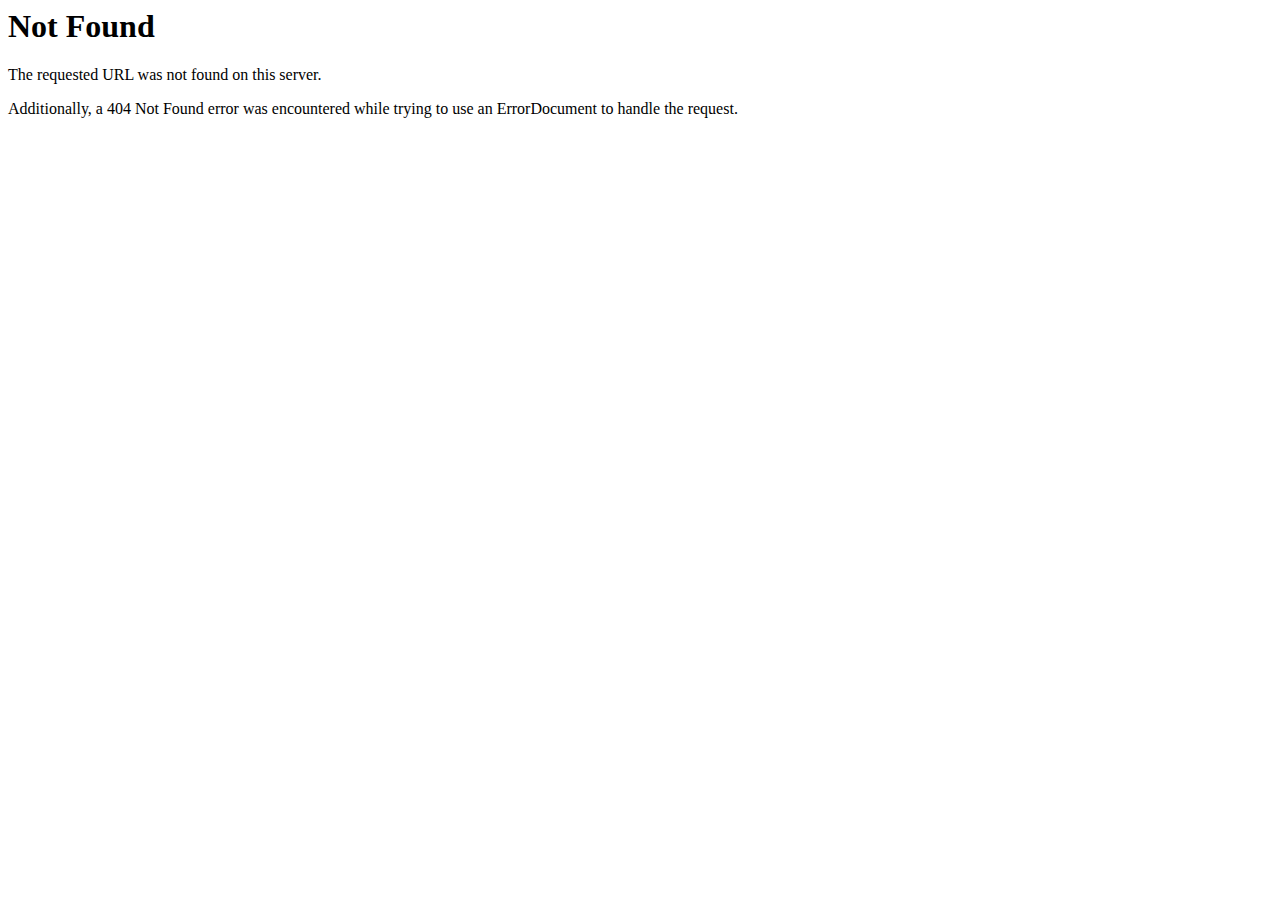
<file: app/connect.html>
<!DOCTYPE HTML PUBLIC "-//IETF//DTD HTML 2.0//EN">
<html><head>
<title>404 Not Found</title>
</head><body>
<h1>Not Found</h1>
<p>The requested URL was not found on this server.</p>
<p>Additionally, a 404 Not Found
error was encountered while trying to use an ErrorDocument to handle the request.</p>
</body></html>
</file>
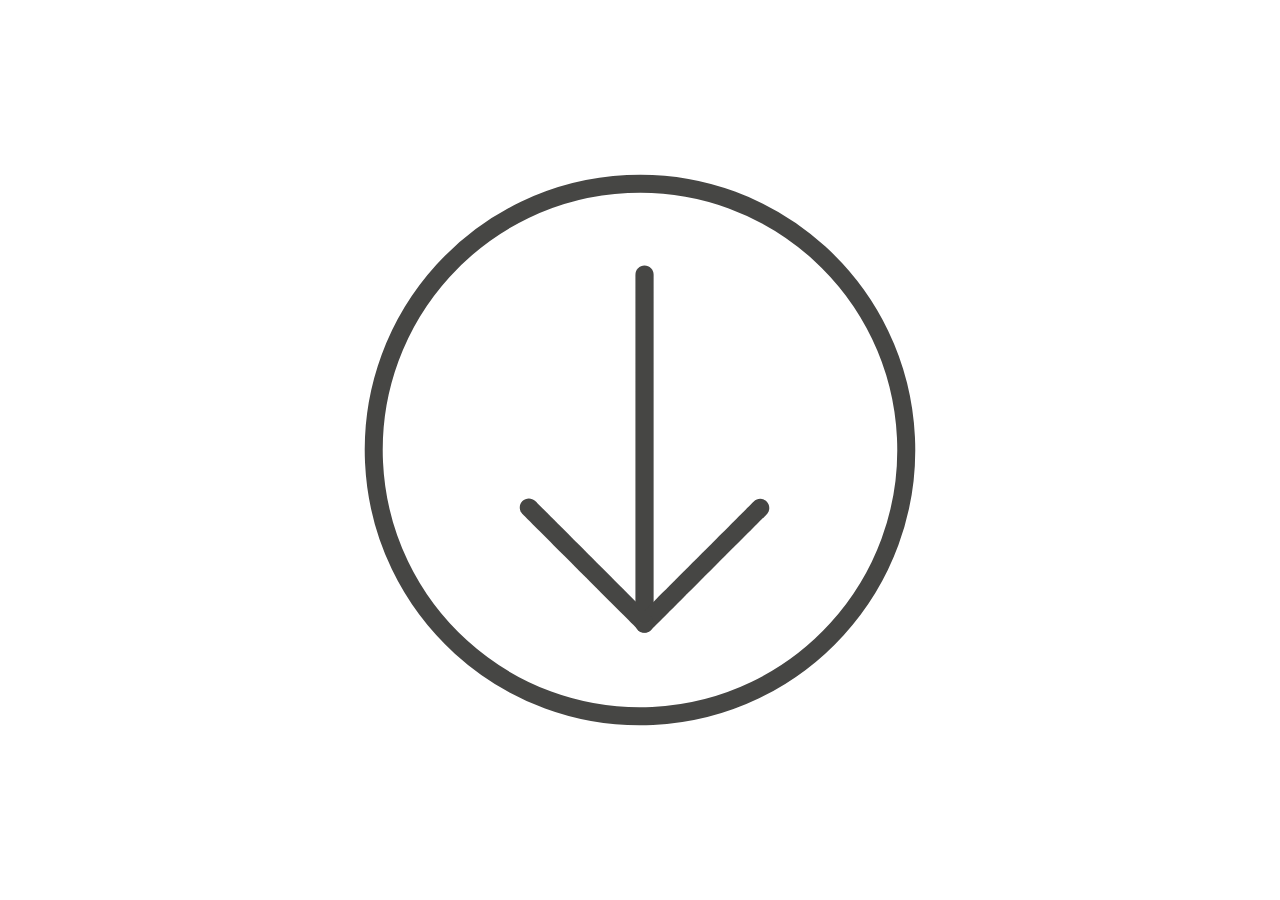
<file: app/index_2.html>
<!DOCTYPE html><html data-scrapbook-source="https://lottie.host/embed/3b75e4fa-0aa0-400f-99b0-4bc4b150c6d7/DhtMhg23PS.json" data-scrapbook-adoptedstylesheet-0="* { box-sizing: border-box; }

:host { --lottie-player-toolbar-height: 35px; --lottie-player-toolbar-background-color: transparent; --lottie-player-toolbar-icon-color: #999; --lottie-player-toolbar-icon-hover-color: #222; --lottie-player-toolbar-icon-active-color: #555; --lottie-player-seeker-track-color: #ccc; --lottie-player-seeker-thumb-color: rgba(0, 107, 120, 0.8); --lottie-player-seeker-display: block; display: block; width: 100%; height: 100%; }

.main { display: flex; flex-direction: column; height: 100%; width: 100%; }

.animation { width: 100%; height: 100%; display: flex; }

.animation.controls { height: calc(100% - 35px); }

.toolbar { display: flex; place-items: center; background-color: var(--lottie-player-toolbar-background-color); margin: 0px 5px; height: 35px; }

.toolbar button { cursor: pointer; fill: var(--lottie-player-toolbar-icon-color); display: flex; background: none; border: 0px; padding: 0px; outline: none; height: 100%; }

.toolbar button:hover { fill: var(--lottie-player-toolbar-icon-hover-color); }

.toolbar button.active { fill: var(--lottie-player-toolbar-icon-active-color); }

.toolbar button.active:hover { fill: var(--lottie-player-toolbar-icon-hover-color); }

.toolbar button:focus { outline: 1px dotted var(--lottie-player-toolbar-icon-active-color); }

.toolbar button svg { }

.toolbar button.disabled svg { display: none; }

.seeker { appearance: none; width: 95%; outline: none; background-color: var(--lottie-player-toolbar-background-color); display: var(--lottie-player-seeker-display); }

.seeker::-webkit-slider-runnable-track { width: 100%; height: 5px; cursor: pointer; background: var(--lottie-player-seeker-track-color); border-radius: 3px; }

.seeker::-webkit-slider-thumb { height: 15px; width: 15px; border-radius: 50%; background: var(--lottie-player-seeker-thumb-color); cursor: pointer; appearance: none; margin-top: -5px; }

.seeker:focus::-webkit-slider-runnable-track { background: rgb(153, 153, 153); }

.error { display: flex; margin: auto; justify-content: center; height: 100%; align-items: center; }"><head>
        <meta charset="UTF-8">
        <title>LottieFiles - free animation files built for Lottie</title>
        <link rel="alternate" type="application/json+oembed" href="https://embed.lottiefiles.com/oembed?url=https://lottie.host/embed/3b75e4fa-0aa0-400f-99b0-4bc4b150c6d7/DhtMhg23PS.json">

        <link rel="icon" type="image/png" sizes="192x192" href="android-icon-192x192.png">
        <link rel="icon" type="image/png" sizes="32x32" href="favicon-32x32.png">
        <link rel="icon" type="image/png" sizes="96x96" href="favicon-96x96.png">
        <link rel="icon" type="image/png" sizes="16x16" href="favicon-16x16.png">

        <meta property="og:image" content="https://lottie.host/3b75e4fa-0aa0-400f-99b0-4bc4b150c6d7/preview.png">

        <style>
          html,
          body {
            overflow: hidden;
            width: 100%;
            height: 100%;
            margin: 0;
            padding: 0;
            background-color: transparent;
            font-family: arial, sans-serif;
            overflow: hidden;
          }

          #container {
            width: 100%;
            height: 100%;
            position: relative;
            overflow: hidden;
          }

          #container:hover .attribution {
            bottom: 20px;
            opacity: 1;
          }

          .center {
            width: 50%;
            position: absolute;
            top: 50%;
            left: 50%;
            transform: translate(-50%, -50%);
          }

          iframe {
            border: 0;
            overflow: hidden;
            position: absolute;
          }

          .attribution {
            display: block;
            transition: all 0.8s ease 0s;
            border-radius: 4px;
            display: flex;
            align-items: center;
            padding: 7px 9px;
            position: absolute;
            bottom: -30px;
            left: 10px;
            text-decoration: none;
            z-index: 10;
            background: rgba(34, 41, 47, 0.04);
            opacity: 0.4;
          }

          span {
            display: inline-block;
            margin-left: 5px;
            font-size: 8pt;
            color: rgba(43, 52, 59, 0.8);
          }

          .attribution.dark {
            background: rgba(255, 255, 255, 0.04);
            opacity: 0.8;
          }

          .attribution.dark span {
            color: #ffffff;
            opacity: 0.8;
          }

          #dotLottie-canvas {
            width: 100%;
            height: 100%;
          }
        </style>
      <script data-scrapbook-elem="custom-elements-loader">(function (names) { if (!customElements) { return; } for (const name of names) { customElements.define(name, class CustomElement extends HTMLElement {}); } })(["dotlottie-player"])</script></head>
      <body>
        <div id="container">
  
  <dotlottie-player src="https://lottie.host/3b75e4fa-0aa0-400f-99b0-4bc4b150c6d7/DhtMhg23PS.json" background="transparent" speed="1" loop="" autoplay="" data-scrapbook-adoptedstylesheets="0" data-scrapbook-shadowdom="<!---->
      <div id=&quot;animation-container&quot; lang=&quot;en&quot; role=&quot;img&quot; class=&quot;main&quot;>
        <div id=&quot;animation&quot; class=&quot;animation&quot; style=&quot;background:transparent;&quot;>
          <!--?lit$225444947$-->
        <svg xmlns=&quot;http://www.w3.org/2000/svg&quot; viewBox=&quot;0 0 150 150&quot; width=&quot;150&quot; height=&quot;150&quot; preserveAspectRatio=&quot;xMidYMid meet&quot; style=&quot;width: 100%; height: 100%; transform: translate3d(0px, 0px, 0px); content-visibility: visible;&quot;><defs><clipPath id=&quot;__lottie_element_2&quot;><rect width=&quot;150&quot; height=&quot;150&quot; x=&quot;0&quot; y=&quot;0&quot;></rect></clipPath><clipPath id=&quot;__lottie_element_7&quot;><path d=&quot;M0,0 L1080,0 L1080,1080 L0,1080z&quot;></path></clipPath></defs><g clip-path=&quot;url(#__lottie_element_2)&quot;><g transform=&quot;matrix(-0.04753125458955765,-0.998869776725769,0.998869776725769,-0.04753125458955765,25.648365020751953,129.28309631347656)&quot; opacity=&quot;1&quot; style=&quot;display: block;&quot;><g opacity=&quot;1&quot; transform=&quot;matrix(1,0,0,1,51.875999450683594,51.875)&quot;><path stroke-linecap=&quot;butt&quot; stroke-linejoin=&quot;miter&quot; fill-opacity=&quot;0&quot; stroke-miterlimit=&quot;10&quot; stroke=&quot;rgb(70,70,68)&quot; stroke-opacity=&quot;1&quot; stroke-width=&quot;3&quot; d=&quot; M44.375999450683594,0.0010000000474974513 C44.375999450683594,24.507999420166016 24.507999420166016,44.375999450683594 0.0020000000949949026,44.375999450683594 C-24.507999420166016,44.375999450683594 -44.375999450683594,24.507999420166016 -44.375999450683594,0.0010000000474974513 C-44.375999450683594,-24.507999420166016 -24.507999420166016,-44.375999450683594 0.0020000000949949026,-44.375999450683594 C24.507999420166016,-44.375999450683594 44.375999450683594,-24.507999420166016 44.375999450683594,0.0010000000474974513z&quot;></path></g></g><g clip-path=&quot;url(#__lottie_element_7)&quot; transform=&quot;matrix(0,0.15163175761699677,-0.15163175761699677,0,157.63504028320312,-7.2850494384765625)&quot; opacity=&quot;1&quot; style=&quot;display: block;&quot;><g transform=&quot;matrix(1,0,0,1,540,540)&quot; opacity=&quot;1&quot; style=&quot;display: block;&quot;><g opacity=&quot;1&quot; transform=&quot;matrix(1,0,0,1,0,0)&quot;><path fill=&quot;rgb(70,70,68)&quot; fill-opacity=&quot;1&quot; d=&quot; M200,0 C200,0 200,0 200,0 C200,5.519000053405762 195.5189971923828,10 190,10 C190,10 -190,10 -190,10 C-195.5189971923828,10 -200,5.519000053405762 -200,0 C-200,0 -200,0 -200,0 C-200,-5.519000053405762 -195.5189971923828,-10 -190,-10 C-190,-10 190,-10 190,-10 C195.5189971923828,-10 200,-5.519000053405762 200,0z&quot;></path><path stroke-linecap=&quot;butt&quot; stroke-linejoin=&quot;miter&quot; fill-opacity=&quot;0&quot; stroke-miterlimit=&quot;4&quot; stroke=&quot;rgb(70,70,68)&quot; stroke-opacity=&quot;1&quot; stroke-width=&quot;0&quot; d=&quot; M200,0 C200,0 200,0 200,0 C200,5.519000053405762 195.5189971923828,10 190,10 C190,10 -190,10 -190,10 C-195.5189971923828,10 -200,5.519000053405762 -200,0 C-200,0 -200,0 -200,0 C-200,-5.519000053405762 -195.5189971923828,-10 -190,-10 C-190,-10 190,-10 190,-10 C195.5189971923828,-10 200,-5.519000053405762 200,0z&quot;></path></g></g><g transform=&quot;matrix(1,0,0,1,750,402)&quot; opacity=&quot;1&quot; style=&quot;display: block;&quot;><g opacity=&quot;1&quot; transform=&quot;matrix(0.7071067690849304,0.7071067690849304,-0.7071067690849304,0.7071067690849304,-80,74.5)&quot;><path fill=&quot;rgb(70,70,68)&quot; fill-opacity=&quot;1&quot; d=&quot; M100,0 C100,0 100,0 100,0 C100,5.519000053405762 95.51899719238281,10 90,10 C90,10 -90,10 -90,10 C-95.51899719238281,10 -100,5.519000053405762 -100,0 C-100,0 -100,0 -100,0 C-100,-5.519000053405762 -95.51899719238281,-10 -90,-10 C-90,-10 90,-10 90,-10 C95.51899719238281,-10 100,-5.519000053405762 100,0z&quot;></path><path stroke-linecap=&quot;butt&quot; stroke-linejoin=&quot;miter&quot; fill-opacity=&quot;0&quot; stroke-miterlimit=&quot;4&quot; stroke=&quot;rgb(70,70,68)&quot; stroke-opacity=&quot;1&quot; stroke-width=&quot;0&quot; d=&quot; M100,0 C100,0 100,0 100,0 C100,5.519000053405762 95.51899719238281,10 90,10 C90,10 -90,10 -90,10 C-95.51899719238281,10 -100,5.519000053405762 -100,0 C-100,0 -100,0 -100,0 C-100,-5.519000053405762 -95.51899719238281,-10 -90,-10 C-90,-10 90,-10 90,-10 C95.51899719238281,-10 100,-5.519000053405762 100,0z&quot;></path></g></g><g transform=&quot;matrix(1,0,0,1,749.5,529)&quot; opacity=&quot;1&quot; style=&quot;display: block;&quot;><g opacity=&quot;1&quot; transform=&quot;matrix(0.7071067690849304,-0.7071067690849304,0.7071067690849304,0.7071067690849304,-80,74.5)&quot;><path fill=&quot;rgb(70,70,68)&quot; fill-opacity=&quot;1&quot; d=&quot; M100,0 C100,0 100,0 100,0 C100,5.519000053405762 95.51899719238281,10 90,10 C90,10 -90,10 -90,10 C-95.51899719238281,10 -100,5.519000053405762 -100,0 C-100,0 -100,0 -100,0 C-100,-5.519000053405762 -95.51899719238281,-10 -90,-10 C-90,-10 90,-10 90,-10 C95.51899719238281,-10 100,-5.519000053405762 100,0z&quot;></path><path stroke-linecap=&quot;butt&quot; stroke-linejoin=&quot;miter&quot; fill-opacity=&quot;0&quot; stroke-miterlimit=&quot;4&quot; stroke=&quot;rgb(70,70,68)&quot; stroke-opacity=&quot;1&quot; stroke-width=&quot;0&quot; d=&quot; M100,0 C100,0 100,0 100,0 C100,5.519000053405762 95.51899719238281,10 90,10 C90,10 -90,10 -90,10 C-95.51899719238281,10 -100,5.519000053405762 -100,0 C-100,0 -100,0 -100,0 C-100,-5.519000053405762 -95.51899719238281,-10 -90,-10 C-90,-10 90,-10 90,-10 C95.51899719238281,-10 100,-5.519000053405762 100,0z&quot;></path></g></g></g></g></svg></div>
        <!--?lit$225444947$-->
      </div>
    "></dotlottie-player>
</div>
      
    
  <script data-scrapbook-elem="basic-loader">(function () { var k1 = "data-scrapbook-shadowdom", k2 = "data-scrapbook-canvas", k3 = "data-scrapbook-input-indeterminate", k4 = "data-scrapbook-input-checked", k5 = "data-scrapbook-option-selected", k6 = "data-scrapbook-input-value", k7 = "data-scrapbook-textarea-value", k8 = "data-scrapbook-adoptedstylesheets", k9 = /^data-scrapbook-adoptedstylesheet-(\d+)$/, k10 = "data-scrapbook-shadowdom-mode", k11 = "data-scrapbook-shadowdom-clonable", k12 = "data-scrapbook-shadowdom-delegates-focus", k13 = "data-scrapbook-shadowdom-serializable", k14 = "data-scrapbook-shadowdom-slot-assignment", k15 = "data-scrapbook-slot-assigned", k16 = "data-scrapbook-slot-index", k17 = /^scrapbook-slot-index=(\d+)$/; k18 = '/scrapbook-slot-index'; d = document, r = d.documentElement, $s = !!r.attachShadow, $as = !!d.adoptedStyleSheets, $c = !!window.HTMLCanvasElement, $sa = !!d.createElement('slot').assign, sle = [], sls = [], slt = function (r) { if ($sa) { var E = r.childNodes, i, e, s, m; for (i = 0; i < E.length; i++) { e = E[i]; if (e.nodeType === 8) { s = e.nodeValue; if (m = s.match(k17)) { s = e.nextSibling; if (s.nodeType === 3) { sls[m[1]] = s; } r.removeChild(e); i--; } else if (s === k18) { r.removeChild(e); i--; } } } } }, sl = function () { var i = sle.length, j, d, e; while (i--) { d = sle[i]; e = d.elem; d = d.value.split(','); j = d.length; while (j--) { d[j] = sls[parseInt(d[j], 10)]; } try { e.assign.apply(e, d); } catch (ex) { console.error(ex); } } }, asl = (function (r) { var l = [], E, i, e, m, c, j; if ($as) { E = r.attributes; i = E.length; while (i--) { e = E[i]; if (!(m = e.nodeName.match(k9))) { continue; } c = l[m[1]] = new CSSStyleSheet(); r.removeAttribute(m[0]); m = e.nodeValue.split('\n\n'); j = m.length; while (j--) { try { m[j] && c.insertRule(m[j]); } catch (ex) { console.error(ex); } } } } return l; })(r), as = function (d, e) { var l, i, I; if ($as && (l = e.getAttribute(k8)) !== null) { l = l.split(','); for (i = 0, I = l.length; i < I; i++) { d.adoptedStyleSheets.push(asl[l[i]]); } e.removeAttribute(k8); } }, fn = function (r) { var E = r.querySelectorAll ? r.querySelectorAll("*") : r.getElementsByTagName("*"), i = E.length, e, d, s, m; while (i--) { e = E[i]; s = e.shadowRoot; if ($s && (d = e.getAttribute(k1))) { if (!s) { try { s = e.attachShadow({ mode: (m = e.getAttribute(k10)) !== null ? m : 'open', clonable: e.hasAttribute(k11), delegatesFocus: e.hasAttribute(k12), serializable: e.hasAttribute(k13), slotAssignment: (m = e.getAttribute(k14)) !== null ? m : void(0), }); s.innerHTML = d; } catch (ex) { console.error(ex); } } e.removeAttribute(k1); e.removeAttribute(k10); e.removeAttribute(k11); e.removeAttribute(k12); e.removeAttribute(k13); e.removeAttribute(k14); } if ($c && (d = e.getAttribute(k2)) !== null) { (function () { var c = e, g = new Image(); g.onload = function () { c.getContext('2d').drawImage(g, 0, 0); }; g.src = d; })(); e.removeAttribute(k2); } if ((d = e.getAttribute(k3)) !== null) { e.indeterminate = true; e.removeAttribute(k3); } if ((d = e.getAttribute(k4)) !== null) { e.checked = d === 'true'; e.removeAttribute(k4); } if ((d = e.getAttribute(k5)) !== null) { e.selected = d === 'true'; e.removeAttribute(k5); } if ((d = e.getAttribute(k6)) !== null) { e.value = d; e.removeAttribute(k6); } if ((d = e.getAttribute(k7)) !== null) { e.value = d; e.removeAttribute(k7); } if ($sa && (d = e.getAttribute(k15)) !== null) { sle.push({elem: e, value: d}); e.removeAttribute(k15); } if ($sa && (d = e.getAttribute(k16)) !== null) { sls[d] = e; e.removeAttribute(k16); } if (s) { slt(e); as(s, e); fn(s); } } }; as(d, r); fn(d); sl(); })()</script></body></html>
</file>
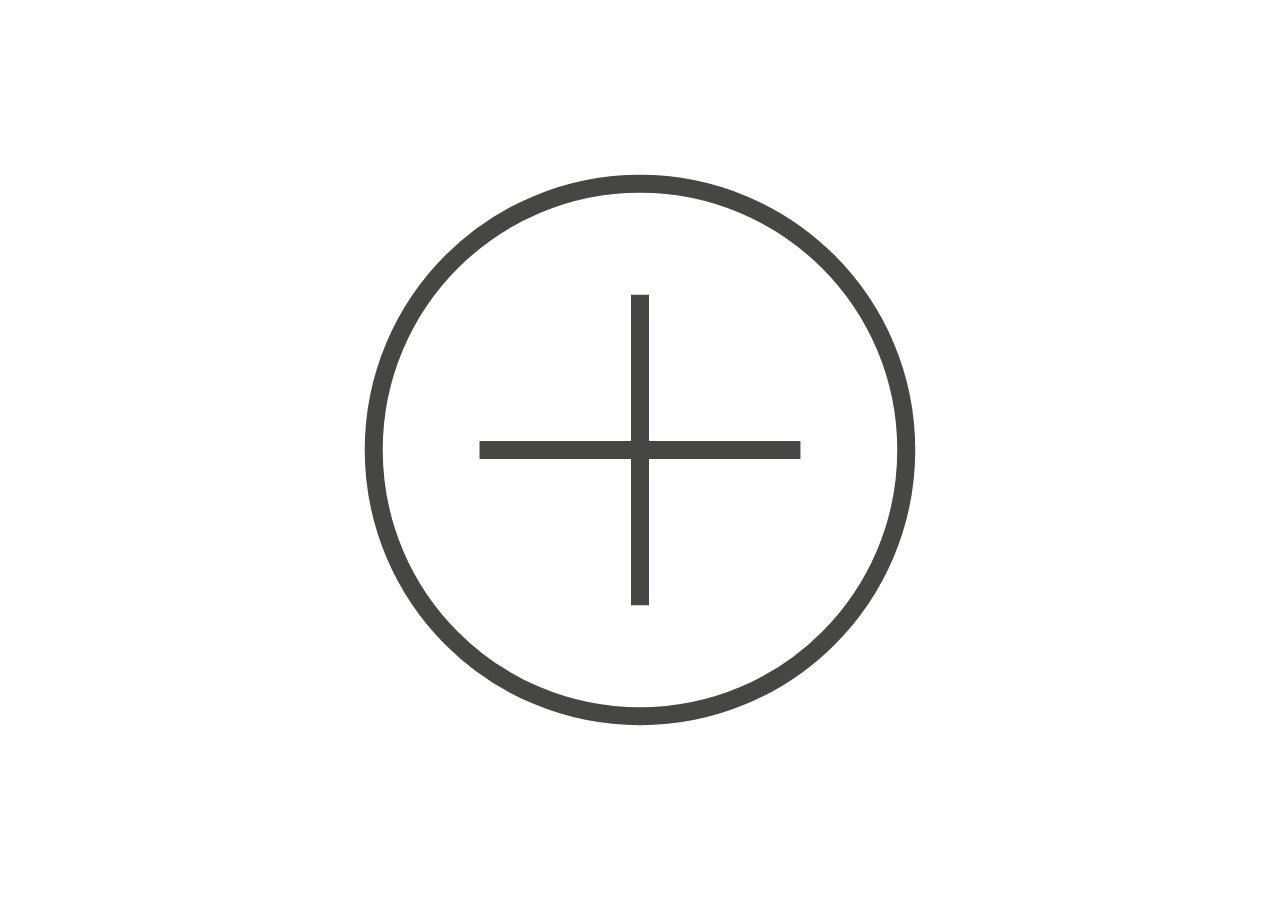
<file: app/index_3.html>
<!DOCTYPE html><html data-scrapbook-source="https://lottie.host/embed/25dba886-a9e7-4004-8cd1-f8b1369a4969/mlP1yWF9MU.json" data-scrapbook-adoptedstylesheet-0="* { box-sizing: border-box; }

:host { --lottie-player-toolbar-height: 35px; --lottie-player-toolbar-background-color: transparent; --lottie-player-toolbar-icon-color: #999; --lottie-player-toolbar-icon-hover-color: #222; --lottie-player-toolbar-icon-active-color: #555; --lottie-player-seeker-track-color: #ccc; --lottie-player-seeker-thumb-color: rgba(0, 107, 120, 0.8); --lottie-player-seeker-display: block; display: block; width: 100%; height: 100%; }

.main { display: flex; flex-direction: column; height: 100%; width: 100%; }

.animation { width: 100%; height: 100%; display: flex; }

.animation.controls { height: calc(100% - 35px); }

.toolbar { display: flex; place-items: center; background-color: var(--lottie-player-toolbar-background-color); margin: 0px 5px; height: 35px; }

.toolbar button { cursor: pointer; fill: var(--lottie-player-toolbar-icon-color); display: flex; background: none; border: 0px; padding: 0px; outline: none; height: 100%; }

.toolbar button:hover { fill: var(--lottie-player-toolbar-icon-hover-color); }

.toolbar button.active { fill: var(--lottie-player-toolbar-icon-active-color); }

.toolbar button.active:hover { fill: var(--lottie-player-toolbar-icon-hover-color); }

.toolbar button:focus { outline: 1px dotted var(--lottie-player-toolbar-icon-active-color); }

.toolbar button svg { }

.toolbar button.disabled svg { display: none; }

.seeker { appearance: none; width: 95%; outline: none; background-color: var(--lottie-player-toolbar-background-color); display: var(--lottie-player-seeker-display); }

.seeker::-webkit-slider-runnable-track { width: 100%; height: 5px; cursor: pointer; background: var(--lottie-player-seeker-track-color); border-radius: 3px; }

.seeker::-webkit-slider-thumb { height: 15px; width: 15px; border-radius: 50%; background: var(--lottie-player-seeker-thumb-color); cursor: pointer; appearance: none; margin-top: -5px; }

.seeker:focus::-webkit-slider-runnable-track { background: rgb(153, 153, 153); }

.error { display: flex; margin: auto; justify-content: center; height: 100%; align-items: center; }"><head>
        <meta charset="UTF-8">
        <title>LottieFiles - free animation files built for Lottie</title>
        <link rel="alternate" type="application/json+oembed" href="https://embed.lottiefiles.com/oembed?url=https://lottie.host/embed/25dba886-a9e7-4004-8cd1-f8b1369a4969/mlP1yWF9MU.json">

        <link rel="icon" type="image/png" sizes="192x192" href="android-icon-192x192.png">
        <link rel="icon" type="image/png" sizes="32x32" href="favicon-32x32.png">
        <link rel="icon" type="image/png" sizes="96x96" href="favicon-96x96.png">
        <link rel="icon" type="image/png" sizes="16x16" href="favicon-16x16.png">

        <meta property="og:image" content="https://lottie.host/25dba886-a9e7-4004-8cd1-f8b1369a4969/preview.png">

        <style>
          html,
          body {
            overflow: hidden;
            width: 100%;
            height: 100%;
            margin: 0;
            padding: 0;
            background-color: transparent;
            font-family: arial, sans-serif;
            overflow: hidden;
          }

          #container {
            width: 100%;
            height: 100%;
            position: relative;
            overflow: hidden;
          }

          #container:hover .attribution {
            bottom: 20px;
            opacity: 1;
          }

          .center {
            width: 50%;
            position: absolute;
            top: 50%;
            left: 50%;
            transform: translate(-50%, -50%);
          }

          iframe {
            border: 0;
            overflow: hidden;
            position: absolute;
          }

          .attribution {
            display: block;
            transition: all 0.8s ease 0s;
            border-radius: 4px;
            display: flex;
            align-items: center;
            padding: 7px 9px;
            position: absolute;
            bottom: -30px;
            left: 10px;
            text-decoration: none;
            z-index: 10;
            background: rgba(34, 41, 47, 0.04);
            opacity: 0.4;
          }

          span {
            display: inline-block;
            margin-left: 5px;
            font-size: 8pt;
            color: rgba(43, 52, 59, 0.8);
          }

          .attribution.dark {
            background: rgba(255, 255, 255, 0.04);
            opacity: 0.8;
          }

          .attribution.dark span {
            color: #ffffff;
            opacity: 0.8;
          }

          #dotLottie-canvas {
            width: 100%;
            height: 100%;
          }
        </style>
      <script data-scrapbook-elem="custom-elements-loader">(function (names) { if (!customElements) { return; } for (const name of names) { customElements.define(name, class CustomElement extends HTMLElement {}); } })(["dotlottie-player"])</script></head>
      <body>
        <div id="container">
  
  <dotlottie-player src="https://lottie.host/25dba886-a9e7-4004-8cd1-f8b1369a4969/mlP1yWF9MU.json" background="transparent" speed="1" loop="" autoplay="" data-scrapbook-adoptedstylesheets="0" data-scrapbook-shadowdom="<!---->
      <div id=&quot;animation-container&quot; lang=&quot;en&quot; role=&quot;img&quot; class=&quot;main&quot;>
        <div id=&quot;animation&quot; class=&quot;animation&quot; style=&quot;background:transparent;&quot;>
          <!--?lit$827163447$-->
        <svg xmlns=&quot;http://www.w3.org/2000/svg&quot; viewBox=&quot;0 0 150 150&quot; width=&quot;150&quot; height=&quot;150&quot; preserveAspectRatio=&quot;xMidYMid meet&quot; style=&quot;width: 100%; height: 100%; transform: translate3d(0px, 0px, 0px); content-visibility: visible;&quot;><defs><clipPath id=&quot;__lottie_element_2&quot;><rect width=&quot;150&quot; height=&quot;150&quot; x=&quot;0&quot; y=&quot;0&quot;></rect></clipPath></defs><g clip-path=&quot;url(#__lottie_element_2)&quot;><g transform=&quot;matrix(-0.0000033927681215573102,-1,1,-0.0000033927681215573102,23.124176025390625,126.87617492675781)&quot; opacity=&quot;1&quot; style=&quot;display: block;&quot;><g opacity=&quot;1&quot; transform=&quot;matrix(1,0,0,1,51.875999450683594,51.875)&quot;><path stroke-linecap=&quot;butt&quot; stroke-linejoin=&quot;miter&quot; fill-opacity=&quot;0&quot; stroke-miterlimit=&quot;10&quot; stroke=&quot;rgb(70,70,68)&quot; stroke-opacity=&quot;1&quot; stroke-width=&quot;3&quot; d=&quot; M44.375999450683594,0.0010000000474974513 C44.375999450683594,24.507999420166016 24.507999420166016,44.375999450683594 0.0020000000949949026,44.375999450683594 C-24.507999420166016,44.375999450683594 -44.375999450683594,24.507999420166016 -44.375999450683594,0.0010000000474974513 C-44.375999450683594,-24.507999420166016 -24.507999420166016,-44.375999450683594 0.0020000000949949026,-44.375999450683594 C24.507999420166016,-44.375999450683594 44.375999450683594,-24.507999420166016 44.375999450683594,0.0010000000474974513z&quot;></path></g><g opacity=&quot;1&quot; transform=&quot;matrix(1,0,0,1,0,0)&quot;><path stroke-linecap=&quot;butt&quot; stroke-linejoin=&quot;miter&quot; fill-opacity=&quot;0&quot; stroke-miterlimit=&quot;10&quot; stroke=&quot;rgb(70,70,68)&quot; stroke-opacity=&quot;1&quot; stroke-width=&quot;3&quot; d=&quot; M51.87799835205078,25.1299991607666 C51.87799835205078,25.1299991607666 51.87799835205078,78.61599731445312 51.87799835205078,78.61599731445312&quot;></path></g><g opacity=&quot;1&quot; transform=&quot;matrix(1,0,0,1,0,0)&quot;><path stroke-linecap=&quot;butt&quot; stroke-linejoin=&quot;miter&quot; fill-opacity=&quot;0&quot; stroke-miterlimit=&quot;10&quot; stroke=&quot;rgb(70,70,68)&quot; stroke-opacity=&quot;1&quot; stroke-width=&quot;3&quot; d=&quot; M26.016000747680664,51.875999450683594 C26.016000747680664,51.875999450683594 77.73799896240234,51.875999450683594 77.73799896240234,51.875999450683594&quot;></path></g></g></g></svg></div>
        <!--?lit$827163447$-->
      </div>
    "></dotlottie-player>
</div>
      
    
  <script data-scrapbook-elem="basic-loader">(function () { var k1 = "data-scrapbook-shadowdom", k2 = "data-scrapbook-canvas", k3 = "data-scrapbook-input-indeterminate", k4 = "data-scrapbook-input-checked", k5 = "data-scrapbook-option-selected", k6 = "data-scrapbook-input-value", k7 = "data-scrapbook-textarea-value", k8 = "data-scrapbook-adoptedstylesheets", k9 = /^data-scrapbook-adoptedstylesheet-(\d+)$/, k10 = "data-scrapbook-shadowdom-mode", k11 = "data-scrapbook-shadowdom-clonable", k12 = "data-scrapbook-shadowdom-delegates-focus", k13 = "data-scrapbook-shadowdom-serializable", k14 = "data-scrapbook-shadowdom-slot-assignment", k15 = "data-scrapbook-slot-assigned", k16 = "data-scrapbook-slot-index", k17 = /^scrapbook-slot-index=(\d+)$/; k18 = '/scrapbook-slot-index'; d = document, r = d.documentElement, $s = !!r.attachShadow, $as = !!d.adoptedStyleSheets, $c = !!window.HTMLCanvasElement, $sa = !!d.createElement('slot').assign, sle = [], sls = [], slt = function (r) { if ($sa) { var E = r.childNodes, i, e, s, m; for (i = 0; i < E.length; i++) { e = E[i]; if (e.nodeType === 8) { s = e.nodeValue; if (m = s.match(k17)) { s = e.nextSibling; if (s.nodeType === 3) { sls[m[1]] = s; } r.removeChild(e); i--; } else if (s === k18) { r.removeChild(e); i--; } } } } }, sl = function () { var i = sle.length, j, d, e; while (i--) { d = sle[i]; e = d.elem; d = d.value.split(','); j = d.length; while (j--) { d[j] = sls[parseInt(d[j], 10)]; } try { e.assign.apply(e, d); } catch (ex) { console.error(ex); } } }, asl = (function (r) { var l = [], E, i, e, m, c, j; if ($as) { E = r.attributes; i = E.length; while (i--) { e = E[i]; if (!(m = e.nodeName.match(k9))) { continue; } c = l[m[1]] = new CSSStyleSheet(); r.removeAttribute(m[0]); m = e.nodeValue.split('\n\n'); j = m.length; while (j--) { try { m[j] && c.insertRule(m[j]); } catch (ex) { console.error(ex); } } } } return l; })(r), as = function (d, e) { var l, i, I; if ($as && (l = e.getAttribute(k8)) !== null) { l = l.split(','); for (i = 0, I = l.length; i < I; i++) { d.adoptedStyleSheets.push(asl[l[i]]); } e.removeAttribute(k8); } }, fn = function (r) { var E = r.querySelectorAll ? r.querySelectorAll("*") : r.getElementsByTagName("*"), i = E.length, e, d, s, m; while (i--) { e = E[i]; s = e.shadowRoot; if ($s && (d = e.getAttribute(k1))) { if (!s) { try { s = e.attachShadow({ mode: (m = e.getAttribute(k10)) !== null ? m : 'open', clonable: e.hasAttribute(k11), delegatesFocus: e.hasAttribute(k12), serializable: e.hasAttribute(k13), slotAssignment: (m = e.getAttribute(k14)) !== null ? m : void(0), }); s.innerHTML = d; } catch (ex) { console.error(ex); } } e.removeAttribute(k1); e.removeAttribute(k10); e.removeAttribute(k11); e.removeAttribute(k12); e.removeAttribute(k13); e.removeAttribute(k14); } if ($c && (d = e.getAttribute(k2)) !== null) { (function () { var c = e, g = new Image(); g.onload = function () { c.getContext('2d').drawImage(g, 0, 0); }; g.src = d; })(); e.removeAttribute(k2); } if ((d = e.getAttribute(k3)) !== null) { e.indeterminate = true; e.removeAttribute(k3); } if ((d = e.getAttribute(k4)) !== null) { e.checked = d === 'true'; e.removeAttribute(k4); } if ((d = e.getAttribute(k5)) !== null) { e.selected = d === 'true'; e.removeAttribute(k5); } if ((d = e.getAttribute(k6)) !== null) { e.value = d; e.removeAttribute(k6); } if ((d = e.getAttribute(k7)) !== null) { e.value = d; e.removeAttribute(k7); } if ($sa && (d = e.getAttribute(k15)) !== null) { sle.push({elem: e, value: d}); e.removeAttribute(k15); } if ($sa && (d = e.getAttribute(k16)) !== null) { sls[d] = e; e.removeAttribute(k16); } if (s) { slt(e); as(s, e); fn(s); } } }; as(d, r); fn(d); sl(); })()</script></body></html>
</file>
<file: styles.css>
header {
   position: relative;
   text-align: center;
   color: #fff;
   background: url("image1.jpg") center/cover no-repeat;
   height: 500px;
   /* Adjust the height as needed */
   display: flex;
   flex-direction: column;
   align-items: center;
   justify-content: center;
}


/* cta button */
.cta-button {
   display: inline-block;
   padding: 10px 20px;
   font-size: 1.2em;
   text-decoration: none;
   color: #fff;
   background-color: #0150b8;
   border-radius: 5px;
   transition: background-color 0.3s;
}

.cta-button:hover {
   background-color: #2980b9;
}

/* Banner styles */
.banner {
   text-align: center;
   padding-top: 1rcm;
}

.banner p {
   margin: 0;
}

.heading-text {
   font-weight: 800;
   color: #170d0d;
   font-size: 20px;
   margin-top: 1rem;
   margin-bottom: 1.4rem !important;
}



/* Add your custom styles here */

.card-content-custom {
   color: navy;
   font-weight: bold;
   /* Make the text inside the card bold */
}

.material-icons-custom {
   color: navy;
}

.card:hover {
   box-shadow: 0 0 20px rgba(0, 0, 0, 0.1);
   transform: scale(1.05);
}

.card {
   border: 2px solid rgb(42, 42, 188);
   /* Add a navy blue stroke around each card */

}

.icon-image {
   max-width: 50%;
   /* Ensure the image doesn't exceed the container width */
   max-height: 50px;
   /* Adjust the max-height as needed to fit within the card */
   margin-bottom: 10px;
}

@media screen and (max-width: 600px) {
   .col {
      width: 30% !important;
      /* Make each card take full width on small screens */
      margin-bottom: 10px;
   }

   .card {
      height: 120px;
      /* Adjust the height as needed to make the cards square */
   }
}

#extra {
   background-size: cover;
   background-color: #0c0e29;
   color: #fff;
   padding-top: 15px;
   padding-bottom: 10px;
   margin-top: -2rem !important;
   align-items: center;
   text-align: center;
}

.extra-box h4 {
   font-size: 13px;
   font-weight: 500;
}

.extra-btn {
   border: none;
   border-radius: 4px;
   background-color: #0150b8 !important;
   color: #fff !important;
   font-size: 13px;
   font-weight: 500;
   padding: 8px 20px 8px 20px !important;
   margin-top: 5px;
}

#feedback {
   background-color: #0c0e29;
   padding-top: 0.5rem;
   margin-top: 0px !important;
}

.feedback-heading-text {
   font-weight: 800;
   color: #3182ce;
   font-size: 15px;
   /* margin-top: 1rem; */
   text-align: center;
}

.feedback-box h1 {
   color: #fff;
   font-size: 1.5rem;
   font-weight: 500;
   /* text-shadow: 0px 0px .1px black; */
}

.feedback-box h6 {
   color: #fff;
   font-size: 1.2rem;
   font-weight: 500;
}

#feedback .box {
   display: flex;
   flex-direction: row;
   justify-content: space-around;
   align-items: center;
}

.feedback-box {
   text-align: center;
}




footer {
   background-color: #0c0e29;
   color: white;
   padding: 20px;
   align-items: center;
   text-align: center;
}

.footer-text h6 {
   color: #fff;
   font-weight: 500;
   font-size: 12px;
   margin-top: 8px;
}

.social-icons a {
   color: white;
   margin: 0 10px;
   font-size: 24px;
}

.social-icons i:hover {
   color: #42a5f5;
   /* Change color on hover */
   font-weight: bold;
   /* Make the social icons bold on hover */
}


/* Marquee style*/
.coin-marquee {
   -webkit-text-size-adjust: none
}

.coin-marquee div {
   box-sizing: border-box
}

.coin-marquee-wrapper {
   display: flex;
   align-items: center;
   background: #fff;
   border-top: 1px solid #eff2f5;
   border-bottom: 1px solid #eff2f5;
   overflow: hidden
}

.coin-marquee-wrapper--dark {
   background: #171924;
   border-top: 1px solid #222531;
   border-bottom: 1px solid #222531
}

.coin-marquee-wrapper--dark .coin-marquee-header-signature {
   border-right: 1px solid #40424e
}

.coin-marquee-wrapper--dark .coin-marquee-header-signature__power-by {
   color: #808a9d
}

.coin-marquee-wrapper--dark .coin-marquee-item::after {
   background-color: #40424e
}

.coin-marquee-wrapper--dark .coin-marquee-item-inner {
   color: #fff
}

.coin-marquee-wrapper--dark .coin-marquee-item-symbol {
   color: #a1a7bb
}

.coin-marquee-wrapper--dark .coin-marquee-item .coin-marquee-item--skeleton .coin-marquee-item__icon,
.coin-marquee-wrapper--dark .coin-marquee-item .coin-marquee-item--skeleton .coin-marquee-item-info__row {
   background-color: #323546
}

.coin-marquee-wrapper--transparent {
   background: transparent !important
}

.coin-marquee-header {
   float: left;
   width: 141px
}

.coin-marquee-header-signature {
   overflow: hidden;
   width: 141px;
   padding: 12px 16px;
   box-sizing: border-box;
   border-right: 1px solid #eff2f5
}

.coin-marquee-header-signature svg,
.coin-marquee-header-signature div {
   float: left
}

.coin-marquee-header-signature svg {
   height: 18px
}

.coin-marquee-header-signature div {
   height: 17px;
   display: inline-block;
   line-height: 18x;
   font-weight: 400;
   font-size: 9px;
   line-height: 18px;
   color: #808a9d
}

.coin-marquee-container {
   display: flex;
   width: calc(100% - 141px);
   overflow: hidden;
   white-space: nowrap
}

.coin-marquee-container__inner {
   position: relative;
   display: inline-block;
   font-size: 0;
   line-height: 0;
   -webkit-animation-play-state: running;
   animation-play-state: running
}

.coin-marquee-container__inner:hover {
   -webkit-animation-play-state: paused;
   animation-play-state: paused
}

.coin-marquee-item {
   position: relative;
   min-width: 220px;
   display: inline-block;
   box-sizing: border-box;
   padding: 0 16px
}

.coin-marquee-item:hover,
.coin-marquee-item:focus {
   color: inherit
}

.coin-marquee-item::after {
   content: "";
   position: absolute;
   top: 20px;
   right: 0;
   display: inline-block;
   background-color: #eff2f5;
   width: 1px;
   height: 20px
}

.coin-marquee-item-inner {
   padding: 16px 0;
   display: flex;
   width: 100%;
   align-items: center;
   text-decoration: none;
   color: #000
}

.coin-marquee-item-inner:hover {
   color: inherit
}

.coin-marquee-item-inner:hover .coin-marquee-item-name {
   opacity: .6
}

.coin-marquee-item__icon {
   margin-right: 8px;
   display: inline-block;
   line-height: 1;
   min-width: 20px;
   max-width: 20px;
   height: 20px
}

.coin-marquee-item__icon img {
   width: 100%;
   height: 100%
}

.coin-marquee-item-info {
   width: 100%
}

.coin-marquee-item-info__row {
   display: flex;
   align-items: center;
   justify-content: space-between;
   line-height: 1
}

.coin-marquee-item-info__row:last-of-type {
   margin-top: 2px
}

.coin-marquee-item-name {
   margin-right: 12px;
   transition: .1s
}

.coin-marquee-item-name,
.coin-marquee-item-price {
   font-size: 12px;
   line-height: 1;
   font-weight: 600
}

.coin-marquee-item-symbol {
   font-size: 11px;
   color: #58667e;
   transform-origin: left;
   transform: scale(0.9)
}

.coin-marquee-item-changes {
   font-size: 11px;
   font-weight: 600
}

.coin-marquee-item-changes__icon {
   width: 0;
   height: 0;
   position: relative;
   margin-right: 3px;
   border-left: 4px solid transparent;
   border-right: 4px solid transparent
}

.coin-marquee-item-changes--up {
   color: #16c784
}

.coin-marquee-item-changes--up .coin-marquee-item-changes__icon {
   top: -8px;
   border-bottom: 5px solid #16c784
}

.coin-marquee-item-changes--down {
   color: #ea3943
}

.coin-marquee-item-changes--down .coin-marquee-item-changes__icon {
   top: 10px;
   border-top: 5px solid #ea3943
}

.coin-marquee-item--skeleton .coin-marquee-item__icon {
   background-color: #eaeff5;
   border-radius: 50%
}

.coin-marquee-item--skeleton .coin-marquee-item-info__row {
   width: 40px;
   height: 10px;
   background-color: #eaeff5
}

.coin-marquee-item--skeleton .coin-marquee-item-info__row:first-of-type {
   width: 80px
}

@-webkit-keyframes marquee-scroll {
   from {
      transform: translateX(0%)
   }

   to {
      transform: translateX(-50%)
   }
}

@keyframes marquee-scroll {
   from {
      transform: translateX(0%)
   }

   to {
      transform: translateX(-50%)
   }
}
</file>
<file: index.css>
/* google fonts link */
@import url("css2.css");

* {
    font-family: 'Poppins', sans-serif;
}

header {
    position: relative;
    text-align: center;
    color: #fff;
    background: url("image1.jpg") center/cover no-repeat;
    height: 500px;
    /* Adjust the height as needed */
    display: flex;
    flex-direction: column;
    align-items: center;
    justify-content: center;
}

/* Banner styles */
.banner {
    background-color: #000000;
    text-align: center;
}

.banner p {
    margin: 0;
}

#hero {
    background-image: linear-gradient(to bottom, #000000 10%, #0c0e29 100%);
    /* background-color: #0150b8; */
    padding-top: 1.7rem;
    padding-bottom: 2.5rem;
}
.hero-content {
    color: #fff;
    width: 100%;
    text-align: center;
}
.hero-content h1 {
    font-weight: 800;
    margin-top: 1.2rem;
    width: 100%;
}
.hero-content h4 {
    width: 100%;
    padding-left: .5rem;
    padding-right: .5rem;
    position: relative;
    line-height: 2rem;
    font-size: 13px;
    margin-top: 1.2rem;
    position: relative;
}
.beta {
    color: #3182ce !important;
    font-size: 13px;
    position: absolute;
    top: 2.2rem;
    right: 3.4rem;
}
.hero-content h6 {
    width: 100%;
    padding-left: .5rem;
    padding-right: .5rem;
    position: relative;
    line-height: 2rem;
    font-size: 13px;
}
.hero-content a .butt-1 {
    border-radius: 7px; 
    /* background-color: #3182ce;  */
    color: #fff; 

    background-color: #1a1c34;
    box-shadow: 0px 0px 2px black;
    border-left: 4px solid #3182ce;
    border-top: none;
    border-bottom: none;
    border-right: none;

    /* border: none; */
    font-weight: 500;
    font-size: 17px;
    padding-top: .5rem; 
    padding-bottom: .5rem; 
    padding-right: 1rem; 
    padding-left: 1rem; 
    letter-spacing: .5px;
    margin-top: 1.5rem;
    -webkit-transition: 500ms linear;
    transition: 500ms linear;
    animation-iteration-count: infinite;
    animation-duration: 3s;
}
.hero-content a .butt-2 {
    border-radius: 7px; 
    /* background-color: inherit;  */
    color: #fff; 

    background-color: #1a1c34;
    box-shadow: 0px 0px 2px black;
    border-left: 4px solid #3182ce;
    border-top: none;
    border-bottom: none;
    border-right: none;

    /* border: 2px solid #3182ce; */
    font-weight: 500;
    font-size: 17px;
    padding-top: .5rem; 
    padding-bottom: .5rem; 
    padding-right: 1rem; 
    padding-left: 1rem; 
    letter-spacing: .5px;
    margin-top: 1.5rem;
    margin-left: 1rem;
    -webkit-transition: 500ms linear;
    transition: 500ms linear;
    animation-iteration-count: infinite;
    animation-duration: 3s;
}
.hero-icon {
    text-align: center;
    width: 100%;
    font-size: 13px;
    margin-top: 1.8rem;
    margin-left: .6rem;
}
.hero-content img {
    margin-top: 3.5rem !important;
    width: 80%;
    height: 80%;
}
#services {
    padding-left: 1rem;
    padding-right: 1rem;
    background-color: #faf9f9;
}
.heading-text {
    font-weight: 800;
    color: #3182ce;
    font-size: 15px;
    margin-top: 1rem;
    margin-bottom: 1.4rem !important;
}
.sub-heading-text {
    color: #fff;
    font-size: 13px;
    line-height: 2rem;
    margin-bottom: 2rem !important;
}
.service-card {
    position: relative;
    width: 100%;
    background-color: #eeeeee;
    box-shadow: 0px 0px 2px black;
    border-left: 7px solid #3182ce;
    border-top: none;
    border-bottom: none;
    border-right: none;
    border-radius: 5px;
    color: #fff;
    text-align: center;
    padding-top: 15px;
    padding-bottom: 20px;
    padding-left: 15px;
    padding-right: 15px;
    margin-bottom: 1.7rem !important;
    -webkit-transition: 500ms linear;
    transition: 500ms linear;
}
.service-card h2 {
    color: #0c0e29;
    /* font-weight: 500; */
    font-size: 13px;
    text-decoration: none !important;
    margin-top: 1rem;
}
#feedback {
    background-color: #0c0e29;
    padding-top: 2.2rem;
    padding-bottom: 1.7rem;
    margin-top: 0px !important;
}
.feedback-heading-text {
    font-weight: 800;
    color: #3182ce;
    font-size: 15px;
    /* margin-top: 1rem; */
    margin-bottom: 1.9rem !important;
    text-align: center;
}
#extra {
    background-size: cover;
    background-color: #0c0e29;
    color: #fff;
    padding-top: 15px;
    padding-bottom: 10px;
    margin-top: -2rem !important;
}
.extra-box h4 {
    font-size: 13px;
    font-weight: 500;
}
.extra-btn {
    border: none;
    border-radius: 4px;
    background-color: #0150b8 !important;
    color: #fff !important;
    font-size: 13px;
    font-weight: 500;
    padding: 8px 20px 8px 20px !important;
    margin-top: 5px;
}
footer {
    background-color: #0c0e29;
    color: #fff;
}
.footer-text h6 {
    color: #fff;
    font-weight: 500;
    font-size: 12px;
    margin-top: 8px;
}























@media screen and (max-width: 768px) {
    .hero-content h4 {
        font-size: 13px;
    }
    .hero-content h6 {
        font-size: 13px;
    }
    .service-card {
        padding-bottom: 15px;
        margin-bottom: 20px;
    }
    .service-card h2 {
        font-size: 13px;
    }
    .hero-content a .butt-1,
    .hero-content a .butt-2 {
        font-weight: 400 !important;
        font-size: 13px;
        padding-top: .5rem; 
        padding-bottom: .5rem; 
        padding-right: 1rem; 
        padding-left: 1rem; 
    } 
}












.hero-btn a .butt-1:hover {
    transform: scale(1.1);
}
.hero-btn a .butt-2:hover {
    transform: scale(1.1);
}



.service-card {
    animation-delay: 1.5s;
}
.service-card:hover {
    
}
.service-card h6 {
    font-weight: 500;
    line-height: 25px;
    text-shadow: 0px 0px 1px black;
    text-decoration: none;
}
.service-card i {
    margin-bottom: 10px;
    text-shadow: 0px 0px 1px black;
}
.service-card .redirect {
    position: absolute;
    top: 1px;
    right: 4px;
    font-size: 10px;
}
.box {
    display: flex;
    justify-content: space-between;
}

.feedback-box h1 {
    color: #fff;
    font-weight: 800;
    /* text-shadow: 0px 0px .1px black; */
}
.feedback-box h6 {
    color: #fff;
    font-weight: 400;
}



@media screen and (max-width: 768px) {
    .hero-btn {
        width: 83%;
    }
    .hero-content h1 {
        line-height: 2.4rem !important;
        margin-top: .5rem !important;
    }
 
    .service-card i {
        margin-bottom: 13px;
        margin-top: 5px;
    }
    
    .service-card h6 {
        font-size: 13px;
    }
    #feedback {
        margin-bottom: 15px;
        margin-top: 8px;
        padding-top: 1.8rem !important;
        padding-bottom: 2.3rem;
    }
    .box {
        width: 90%;
    }
    #extra {
        padding-bottom: 1.5rem;
        padding-top: 1.5rem;
    }
    .extra-btn {
        border: none;
        background-color: #fff;
        color: #0150b8;
        font-size: 13px;
        font-weight: 500;
        padding: 1px 17px 1px 13px;
    }
    .feedback-box h1 {
        margin-left: 3.5rem;
        font-size: 15px;
    }
    .feedback-box h6 {
        margin-top: -5px;
        font-size: 12px;
        margin-left: 2rem;
    }
    Footer {
        color: #0150b8;
    }
}
@media screen and (max-width: 768px) {
    .service-card:hover {
    }
}
@media screen and (min-width: 768px) { 
    #services {
        padding-bottom: 3rem;
    }
    .service-card {
       margin-right: 10px;
       height: 12rem;
       margin-bottom: 30px;
    }
    .feedback-box h1 {
        margin-left: 10.5rem;
        font-size: 25px;
    }
    .feedback-box h6 {
        margin-left: 8.8rem;
    }
    .service-card .redirect {
        top: 7px !important;
        right: 5px !important;
    }
    #feedback {
        margin-bottom: 2rem;
        margin-top: .5rem;
    }
    .heading-text {
        margin-top: 2rem;
        margin-bottom: 2rem;
    }
    #extra {
        padding-top: 1.5rem;
        padding-bottom: 1.5rem;
    }
}

@media screen and (max-width: 407px) {
    .feedback-box h1 {
        font-size: 15px;
    }
    .feedback-box h6 {
        font-size: 12px;
        margin-left: 1.9rem;
    }
}

@media screen and (max-width: 380px){
    .box {
        width: 95%;
    }
    .feedback-box h1 {
        font-size: 15px;
        margin-left: 2.8rem;
    }
    .feedback-box h6 {
        margin-left: 1.4rem;
    }
}
@media screen and (max-width: 395px) {
    .hero-btn {
        width: 90%;
    }
    .hero-btn a .butt-1,
    .hero-btn a .butt-2 {
        font-size: 15px;
    }
}
</file>
